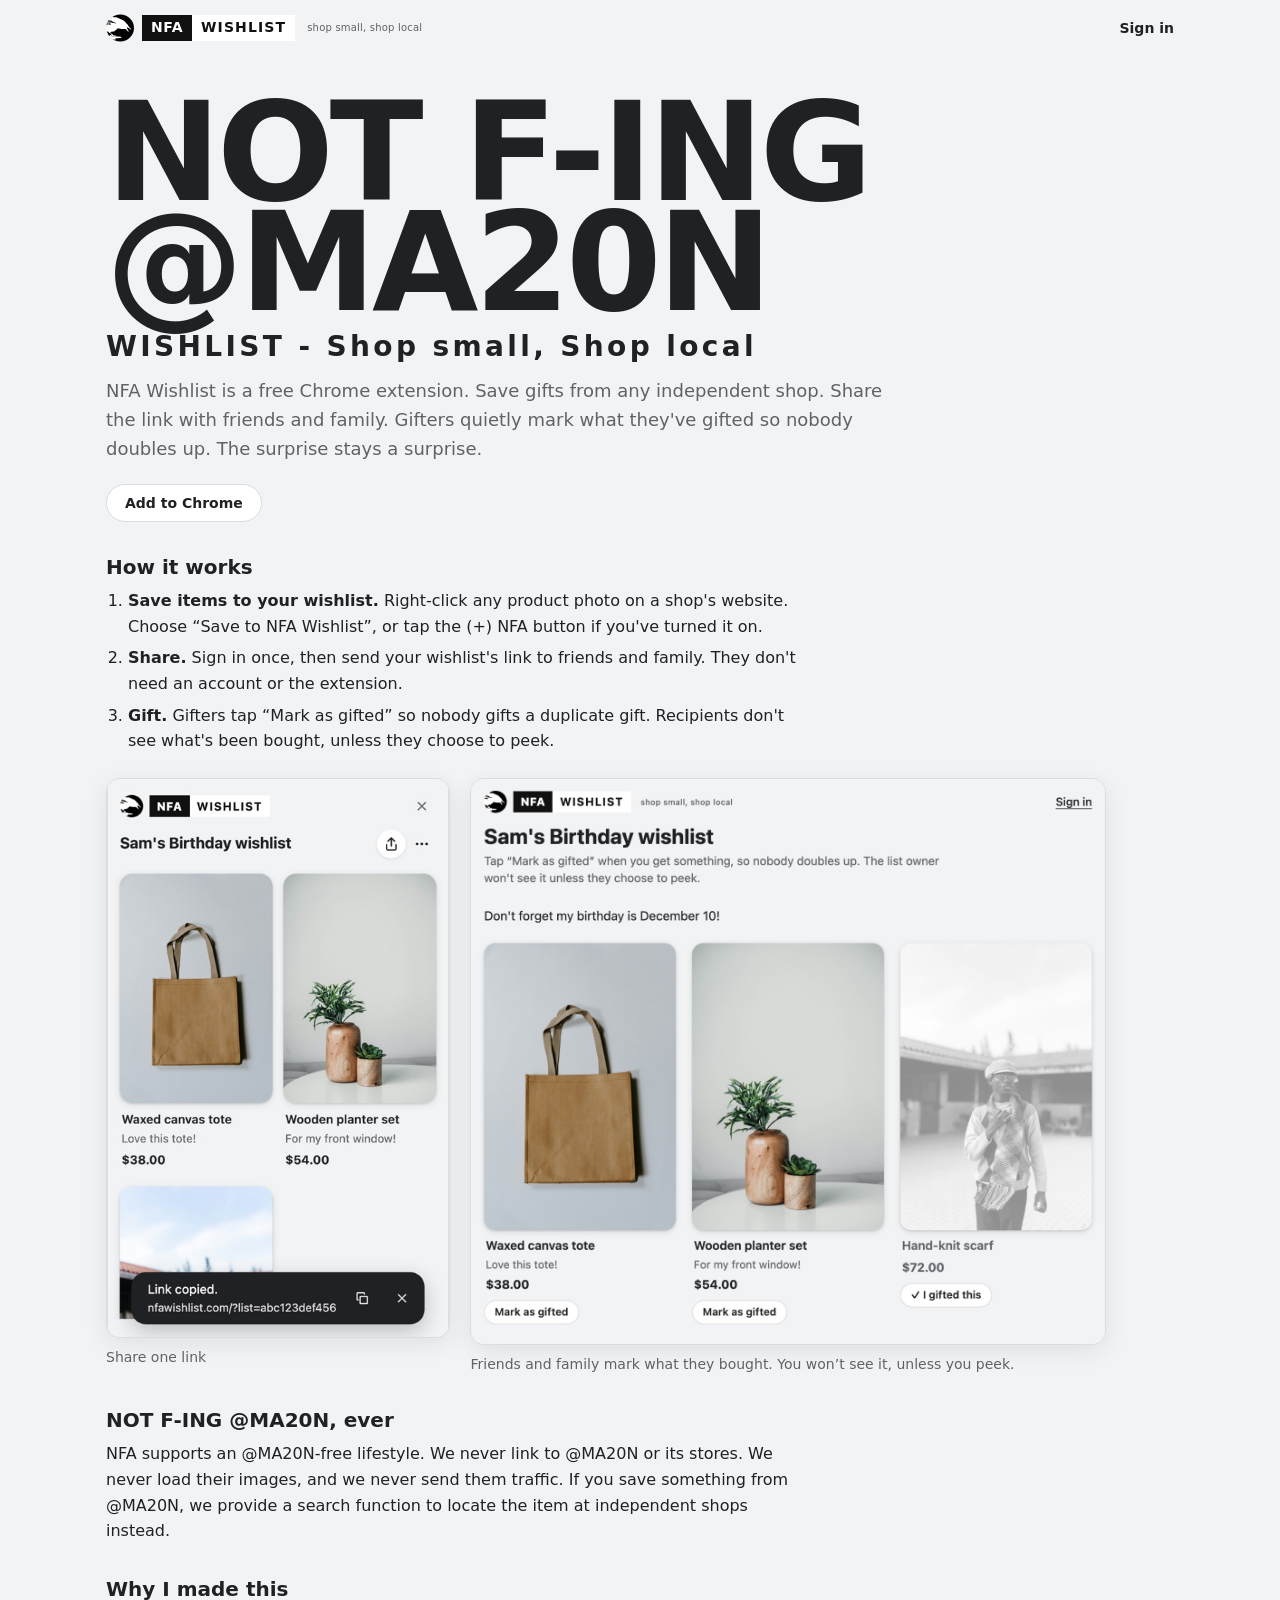
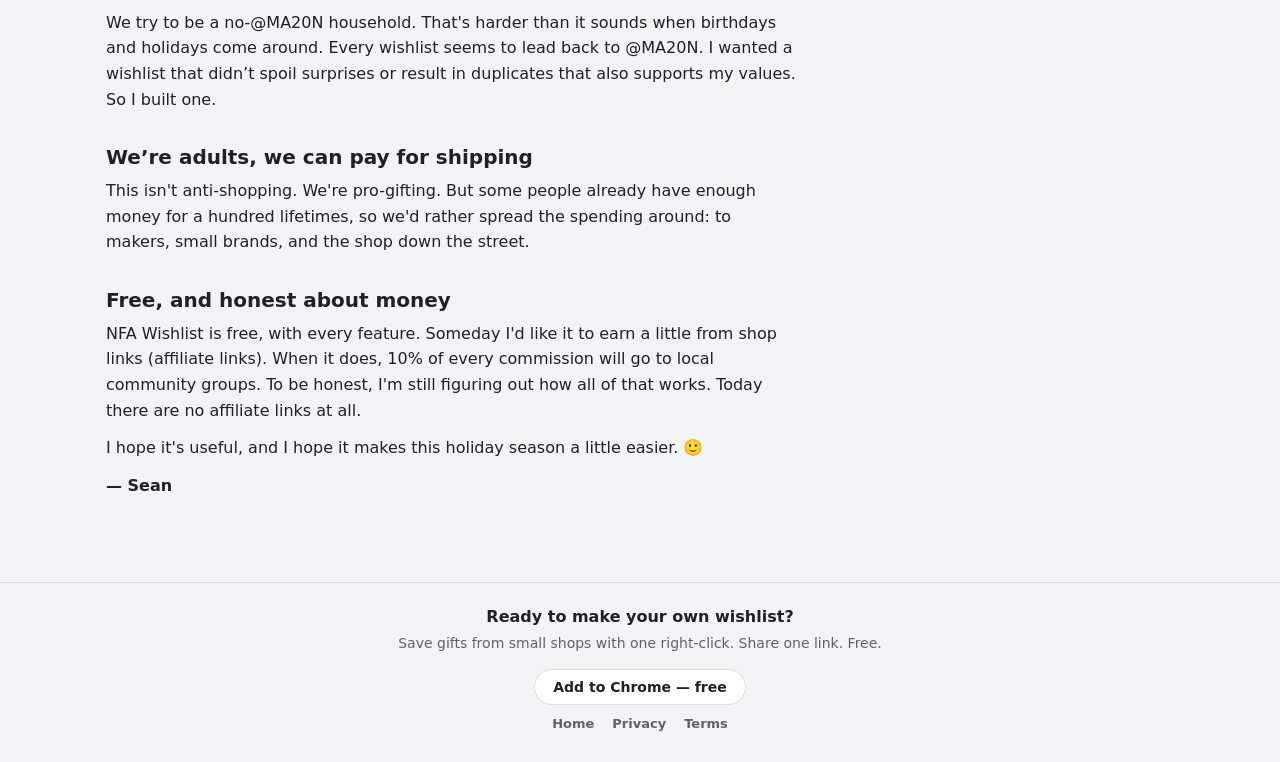
<file: index.html>
<!doctype html>
<html lang="en">
<head>
  <meta charset="utf-8" />
  <meta name="viewport" content="width=device-width, initial-scale=1" />
  <title>NFA Wishlist</title>
  <meta name="description" content="A wishlist shared with NFA Wishlist." />
  <!-- Private lists: keep out of search engines; never leak list/edit links to stores via Referer. -->
  <meta name="robots" content="noindex, nofollow" />
  <!-- Link previews (LinkedIn, iMessage, Slack…). Banner made from design/og/og.html. -->
  <meta property="og:type" content="website" />
  <meta property="og:site_name" content="NFA Wishlist" />
  <meta property="og:title" content="NFA Wishlist: shop small, shop local" />
  <meta property="og:description" content="A free Chrome wishlist for gifts from independent shops. Friends and family mark what they bought. The surprise stays a surprise." />
  <meta property="og:image" content="https://nfawishlist.com/img/og.jpg?v=1" />
  <meta property="og:image:width" content="1200" />
  <meta property="og:image:height" content="627" />
  <meta property="og:image:alt" content="NFA Wishlist: Not F-ing @MA20N. Shop small, shop local." />
  <meta name="twitter:card" content="summary_large_image" />
  <meta name="referrer" content="no-referrer" />
  <meta http-equiv="Content-Security-Policy"
        content="default-src 'self'; script-src 'self'; style-src 'self'; img-src https: data: 'self'; connect-src https://tpwsbimymlyjcotkvrqd.supabase.co; base-uri 'none'; form-action 'none'" />
  <link rel="icon" href="raven.svg" type="image/svg+xml" />
  <link rel="stylesheet" href="share.css?v=202611260840" />
</head>
<body>
  <header id="head" class="head">
    <div class="top">
      <div class="brand">
        <img class="brand-mark" src="raven.svg" width="28" height="28" alt="" />
        <span class="logo">NFA</span>
        <span class="brand-name">Wishlist</span>
        <span class="tagline">shop small, shop local</span>
      </div>
      <!-- Optional Google sign-in (auth.js); filled in by renderAccount() -->
      <div class="head-end">
        <!-- Friends and family view: start your own wishlist (Nov 25, Figma "Friends → users") -->
        <a id="makeOwn" class="text-link make-own" target="_blank" rel="noopener" hidden><span class="mo-long">Make a wishlist</span><span class="mo-short" aria-hidden="true">Get yours</span></a>
        <!-- Home page, signed in: your own list (Nov 25) -->
        <a id="openMine" class="text-link" hidden>Open your list</a>
        <div id="account" class="account"></div>
      </div>
    </div>
    <section id="intro" class="intro wrap-x" hidden>
      <!-- Owner's Preview & manage (?preview=1): the list exactly as friends and family see it -->
      <div id="previewBar" class="preview" hidden>
        <a id="previewBack" class="text-link preview-back" href="#">‹ Back to wishlist</a>
        <div class="preview-card">
          <div class="preview-copy">
            <p id="previewText" class="preview-text"></p>
            <p class="preview-help">Marking gifts here is real. To edit, hide or delete items, go to <a id="previewBack2" class="text-link inline" href="#">your wishlist page</a>.</p>
          </div>
          <div class="switch">
            <label for="showGifted">Show gifted</label>
            <button id="showGifted" class="switch-btn" type="button" role="switch" aria-checked="false"><span class="knob" aria-hidden="true"></span></button>
          </div>
        </div>
      </div>
      <div class="title-row">
        <h1 id="title" class="title"></h1>
        <!-- Owner (edit link) only -->
        <button id="shareBtn" class="icon" type="button" aria-label="Copy friends &amp; family link" title="Copy friends &amp; family link" hidden>
          <svg viewBox="0 0 24 24" width="20" height="20" fill="none" stroke="currentColor" stroke-width="2" stroke-linecap="round" stroke-linejoin="round" aria-hidden="true"><path d="M12 3v12M7 8l5-5 5 5M5 13v6a2 2 0 0 0 2 2h10a2 2 0 0 0 2-2v-6"/></svg>
        </button>
        <button id="listMenuBtn" class="icon" type="button" aria-label="List options" title="List options" aria-haspopup="menu" hidden>
          <svg viewBox="0 0 24 24" width="20" height="20" fill="currentColor" aria-hidden="true"><circle cx="5" cy="12" r="2"/><circle cx="12" cy="12" r="2"/><circle cx="19" cy="12" r="2"/></svg>
        </button>
      </div>
      <!-- Owner page, list owner not signed in with Google yet (migration 011): sharing needs sign-in. -->
      <!-- Friends and family link, signed out, but this browser looks like the owner's (Nov 24):
           gift marks stay hidden; sign in to edit and share, or switch to the friends and family view. -->
      <section id="ownerGate" class="gate" aria-labelledby="ownerGateTitle" hidden>
        <p id="ownerGateTitle" class="gate-title">This is your list</p>
        <p class="gate-body">Sign in to edit and share it. What friends and family buy stays hidden from you. Not your list? View it as friends and family.</p>
        <div class="form-actions gate-actions">
          <button id="ownerGateFriend" class="text-link" type="button" title="Not your list? Switch this browser to the friends and family view">View as friends and family</button>
          <button id="ownerGateSignIn" class="btn-save" type="button">Sign in with Google</button>
        </div>
      </section>
      <div id="gateScrim" class="scrim" aria-hidden="true" hidden></div>
      <section id="shareGate" class="gate" aria-labelledby="gateTitle" hidden>
        <p id="gateTitle" class="gate-title">Sign in to share your wishlist</p>
        <p class="gate-body">Your share link is saved to your account, so it works from any computer. Friends and family won't see your email.</p>
        <div class="form-actions gate-actions">
          <button id="gateEmail" class="text-link" type="button">Sign in with email</button>
          <button id="gateSignIn" class="btn-save" type="button">Sign in with Google</button>
        </div>
      </section>
    </section>
  </header>

  <main class="wrap">
    <p id="state" class="state sr-only">Loading the list…</p>
    <!-- Home page: shown when there's no ?list= code -->
    <article id="landing" class="landing" hidden>
      <h1 class="landing-title" aria-label="Not effing Amazon">NOT F-ING @MA20N</h1>
      <p class="landing-sub">WISHLIST -<br class="br-phone" /> Shop small, Shop local</p>
      <p class="landing-lead">NFA Wishlist is a free Chrome extension. Save gifts from any independent shop. Share the link with friends and family. Gifters quietly mark what they've gifted so nobody doubles up. The surprise stays a surprise.</p>
      <p id="myList" class="landing-mine" hidden></p>
      <p class="landing-cta"><a class="btn-save" href="https://chromewebstore.google.com/detail/nfa-wishlist/kpbhoejlnjkkidpikidifjinhalmlfam" target="_blank" rel="noopener noreferrer">Add to Chrome</a></p>

      <h2>How it works</h2>
      <ol class="steps">
        <li><b>Save items to your wishlist.</b> Right-click any product photo on a shop's website. Choose “Save to NFA Wishlist”, or tap the (+) NFA button if you've turned it on.</li>
        <li><b>Share.</b> Sign in once, then send your wishlist's link to friends and family. They don't need an account or the extension.</li>
        <li><b>Gift.</b> Gifters tap “Mark as gifted” so nobody gifts a duplicate gift. Recipients don't see what's been bought, unless they choose to peek.</li>
      </ol>
      <div class="shots">
        <figure class="shot shot-tall"><img src="img/home/share.jpg?v=202611242139" width="466" height="760" loading="lazy" alt="After tapping share, a message says the link is copied, with the link and a copy button." /><figcaption>Share one link</figcaption></figure>
        <figure class="shot shot-wide"><img src="img/home/gift.jpg?v=202611242139" width="1400" height="1249" loading="lazy" alt="The shared list as friends and family see it. One gift is greyed out and marked “I gifted this.”" /><figcaption>Friends and family mark what they bought. You won’t see it, unless you peek.</figcaption></figure>
      </div>

      <h2>NOT F-ING @MA20N, ever</h2>
      <p>NFA supports an @MA20N-free lifestyle. We never link to @MA20N or its stores. We never load their images, and we never send them traffic. If you save something from @MA20N, we provide a search function to locate the item at independent shops instead.</p>

      <h2>Why I made this</h2>
      <p>We try to be a no-@MA20N household. That's harder than it sounds when birthdays and holidays come around. Every wishlist seems to lead back to @MA20N. I wanted a wishlist that didn’t spoil surprises or result in duplicates that also supports my values. So I built one.</p>

      <h2>We’re adults, we can pay for shipping</h2>
      <p>This isn't anti-shopping. We're pro-gifting. But some people already have enough money for a hundred lifetimes, so we'd rather spread the spending around: to makers, small brands, and the shop down the street.</p>

      <h2>Free, and honest about money</h2>
      <p>NFA Wishlist is free, with every feature. Someday I'd like it to earn a little from shop links (affiliate links). When it does, 10% of every commission will go to local community groups. To be honest, I'm still figuring out how all of that works. Today there are no affiliate links at all.</p>
      <p>I hope it's useful, and I hope it makes this holiday season a little easier. 🙂</p>
      <p class="landing-sign">Sean</p>
    </article>
    <!-- Note (under the title) and shipping address (dropdown). Both optional; filled by share.js. -->
    <section id="details" class="details" aria-label="Note and shipping address" hidden>
      <div id="noteRow" class="note-row" hidden>
        <p id="noteText" class="note-text"></p>
      </div>
      <div id="ship" class="ship" hidden>
        <div class="ship-row">
          <button id="shipToggle" class="ship-toggle" type="button" aria-expanded="false" aria-controls="shipBody">
            <span id="shipIcon" class="ship-icon" aria-hidden="true"></span>
            <span class="ship-label">Shipping address</span>
          </button>
          <button id="shipCopy" class="text-link ship-copy" type="button" hidden>Copy address</button>
          <button id="shipChev" class="ship-chev" type="button" aria-label="Show shipping address" aria-expanded="false" aria-controls="shipBody">
            <svg viewBox="0 0 24 24" width="22" height="22" fill="none" stroke="currentColor" stroke-width="2.4" stroke-linecap="round" stroke-linejoin="round" aria-hidden="true"><path d="M6 9l6 6 6-6"/></svg>
          </button>
        </div>
        <div id="shipBody" class="ship-body" hidden></div>
      </div>

      <!-- Owner only: ⋯ → Add note / address -->
      <form id="detailsForm" class="details-form" hidden>
        <div class="edit-block">
          <label for="noteInput" class="edit-h">Note for friends and family <span class="opt">(optional)</span></label>
          <textarea id="noteInput" rows="2" maxlength="500" placeholder="Add a note to your friends and family, or a date, like &quot;My birthday is December 10!&quot;"></textarea>
          <fieldset class="vis">
            <legend class="sr-only">Who can see the note</legend>
            <label><input type="radio" name="noteVis" value="public" checked /> Anyone with the link</label>
            <label><input type="radio" name="noteVis" value="signed_in" /> Anyone who signs in</label>
            <label><input type="radio" name="noteVis" value="hidden" /> Don't show it</label>
          </fieldset>
        </div>
        <div class="edit-block">
          <button id="addrToggle" class="addr-toggle" type="button" aria-expanded="false" aria-controls="addrPanel">
            <span class="ship-icon" aria-hidden="true"><svg viewBox="0 0 24 24" width="18" height="18" fill="none" stroke="currentColor" stroke-width="2" stroke-linecap="round" stroke-linejoin="round"><path d="M12 21s-7-6.2-7-11.5A7 7 0 0 1 19 9.5C19 14.8 12 21 12 21z"/><circle cx="12" cy="9.5" r="2.5"/></svg></span>
            <span id="addrToggleLabel" class="edit-h">Add shipping address <span class="opt">(optional)</span></span>
            <svg class="chev" viewBox="0 0 24 24" width="22" height="22" fill="none" stroke="currentColor" stroke-width="2.4" stroke-linecap="round" stroke-linejoin="round" aria-hidden="true"><path d="M6 9l6 6 6-6"/></svg>
          </button>
          <div id="addrPanel" class="addr-panel" hidden>
            <p class="addr-public">This address is public. Anyone signed in with this link will be able to see it. Private lists coming soon!</p>
            <div class="new-field">
              <label for="recipientInput">Recipient name</label>
              <input id="recipientInput" type="text" maxlength="100" autocomplete="name" placeholder="First and last name" />
            </div>
            <div class="new-field">
              <label for="addrInput">Address</label>
              <textarea id="addrInput" rows="3" maxlength="400" autocomplete="street-address" placeholder="Add an address: street and apartment&#10;City, state, ZIP"></textarea>
            </div>
            <div class="new-field">
              <label for="deliveryInput">Delivery notes <span class="opt">(optional)</span></label>
              <input id="deliveryInput" type="text" maxlength="300" placeholder="e.g. Gate code 4821" />
            </div>
          </div>
        </div>
        <div class="form-actions">
          <button id="detailsCancel" class="text-link" type="button">Cancel</button>
          <button class="btn-save" type="submit">Save</button>
        </div>
      </form>
    </section>
    <!-- How the list works: under the owner's note, right above the items (Sean, Nov 26) -->
    <!-- ✕ hides the tips in this browser for good (localStorage nfa-tips-hidden); never the edit-link warning -->
    <div id="explainerRow" class="explainer-row" hidden>
      <p id="explainer" class="explainer"></p>
      <button id="explainerHide" class="note-remove" type="button" aria-label="Hide these tips" title="Hide these tips" hidden><svg viewBox="0 0 24 24" width="16" height="16" fill="none" stroke="currentColor" stroke-width="2.2" stroke-linecap="round" aria-hidden="true"><path d="M6 6l12 12M18 6L6 18"/></svg></button>
    </div>
    <section id="items" class="grid" aria-label="Wishlist items"></section>
    <!-- Friends only: items someone already got, moved here on page load -->
    <!-- Owner only: items hidden from the share link (card ⋯ → Hide), moved here on page load -->
    <div id="hiddenRow" class="section-row" hidden>
      <h2 id="hiddenHead" class="section-h">Hidden</h2>
    </div>
    <section id="hiddenGrid" class="grid" aria-labelledby="hiddenHead" hidden></section>
    <div id="boughtRow" class="section-row" hidden>
      <h2 id="boughtHead" class="section-h">Gifted</h2>
      <!-- Owner's preview, Show gifted on: Edit shows Undo under every gifted item -->
      <button id="manageBtn" class="btn-save" type="button" aria-pressed="false" hidden>Edit</button>
    </div>
    <section id="bought" class="grid" aria-labelledby="boughtHead" hidden></section>
  <!-- One floating menu, filled in for whichever ⋯ was clicked -->
  <div id="menu" class="menu" role="menu" hidden></div>
  <template id="menuIcons">
    <span data-icon="open"><svg viewBox="0 0 24 24" width="18" height="18" fill="none" stroke="currentColor" stroke-width="2" stroke-linecap="round" stroke-linejoin="round" aria-hidden="true"><path d="M14 4h6v6M20 4l-9 9M18 14v5a1 1 0 0 1-1 1H5a1 1 0 0 1-1-1V7a1 1 0 0 1 1-1h5"/></svg></span>
    <span data-icon="copy"><svg viewBox="0 0 24 24" width="18" height="18" fill="none" stroke="currentColor" stroke-width="2" stroke-linecap="round" stroke-linejoin="round" aria-hidden="true"><path d="M9 9h10a1 1 0 0 1 1 1v10a1 1 0 0 1-1 1H9a1 1 0 0 1-1-1V10a1 1 0 0 1 1-1zM5 15H4a1 1 0 0 1-1-1V4a1 1 0 0 1 1-1h10a1 1 0 0 1 1 1v1"/></svg></span>
    <span data-icon="top"><svg viewBox="0 0 24 24" width="18" height="18" fill="none" stroke="currentColor" stroke-width="2" stroke-linecap="round" stroke-linejoin="round" aria-hidden="true"><path d="M5 4h14M12 20V9M7 13l5-5 5 5"/></svg></span>
    <span data-icon="up"><svg viewBox="0 0 24 24" width="18" height="18" fill="none" stroke="currentColor" stroke-width="2" stroke-linecap="round" stroke-linejoin="round" aria-hidden="true"><path d="M12 19V5M6 11l6-6 6 6"/></svg></span>
    <span data-icon="down"><svg viewBox="0 0 24 24" width="18" height="18" fill="none" stroke="currentColor" stroke-width="2" stroke-linecap="round" stroke-linejoin="round" aria-hidden="true"><path d="M12 5v14M6 13l6 6 6-6"/></svg></span>
    <span data-icon="signout"><svg viewBox="0 0 24 24" width="18" height="18" fill="none" stroke="currentColor" stroke-width="2" stroke-linecap="round" stroke-linejoin="round" aria-hidden="true"><path d="M15 4h3a2 2 0 0 1 2 2v12a2 2 0 0 1-2 2h-3M10 16l-4-4 4-4M6 12h10"/></svg></span>
    <span data-icon="note"><svg viewBox="0 0 24 24" width="18" height="18" fill="none" stroke="currentColor" stroke-width="2" stroke-linecap="round" stroke-linejoin="round" aria-hidden="true"><path d="M5 4h14v12l-4 4H5z"/><path d="M15 20v-4h4M8 9h8M8 13h5"/></svg></span>
    <span data-icon="plus"><svg viewBox="0 0 24 24" width="18" height="18" fill="none" stroke="currentColor" stroke-width="2" stroke-linecap="round" stroke-linejoin="round" aria-hidden="true"><path d="M12 5v14M5 12h14"/></svg></span>
    <span data-icon="edit"><svg viewBox="0 0 24 24" width="18" height="18" fill="none" stroke="currentColor" stroke-width="2" stroke-linecap="round" stroke-linejoin="round" aria-hidden="true"><path d="M4 20h4L19 9l-4-4L4 16v4zM14 6l4 4"/></svg></span>
    <span data-icon="qty"><svg viewBox="0 0 24 24" width="18" height="18" fill="none" stroke="currentColor" stroke-width="2" stroke-linecap="round" stroke-linejoin="round" aria-hidden="true"><path d="M12 3l9 5-9 5-9-5 9-5zM3 13l9 5 9-5"/></svg></span>
    <span data-icon="eye"><svg viewBox="0 0 24 24" width="18" height="18" fill="none" stroke="currentColor" stroke-width="2" stroke-linecap="round" stroke-linejoin="round" aria-hidden="true"><path d="M2 12s3.6-7 10-7 10 7 10 7-3.6 7-10 7S2 12 2 12z"/><circle cx="12" cy="12" r="3"/></svg></span>
    <span data-icon="hide"><svg viewBox="0 0 24 24" width="18" height="18" fill="none" stroke="currentColor" stroke-width="2" stroke-linecap="round" stroke-linejoin="round" aria-hidden="true"><path d="M3 3l18 18M10.6 5.1A10.5 10.5 0 0 1 12 5c6.4 0 10 7 10 7a17.6 17.6 0 0 1-3.2 4.2M6.6 6.6C3.8 8.4 2 12 2 12s3.6 7 10 7a9.7 9.7 0 0 0 5.4-1.6M9.9 9.9a3 3 0 0 0 4.2 4.2"/></svg></span>
    <span data-icon="show"><svg viewBox="0 0 24 24" width="18" height="18" fill="none" stroke="currentColor" stroke-width="2" stroke-linecap="round" stroke-linejoin="round" aria-hidden="true"><path d="M2 12s3.6-7 10-7 10 7 10 7-3.6 7-10 7S2 12 2 12z"/><circle cx="12" cy="12" r="3"/></svg></span>
    <span data-icon="trash"><svg viewBox="0 0 24 24" width="18" height="18" fill="none" stroke="currentColor" stroke-width="2" stroke-linecap="round" stroke-linejoin="round" aria-hidden="true"><path d="M4 7h16M10 11v6M14 11v6M5 7l1 12a2 2 0 0 0 2 2h8a2 2 0 0 0 2-2l1-12M9 7V4h6v3"/></svg></span>
    <span data-icon="download"><svg viewBox="0 0 24 24" width="18" height="18" fill="none" stroke="currentColor" stroke-width="2" stroke-linecap="round" stroke-linejoin="round" aria-hidden="true"><path d="M12 4v11M7 10l5 5 5-5M5 20h14"/></svg></span>
  </template>

  <!-- "Did you buy it?" after a friend comes back from a store page -->
  <section id="ask" class="ask" role="dialog" aria-labelledby="askText" hidden>
    <img id="askImg" class="ask-img" alt="" referrerpolicy="no-referrer" />
    <div class="ask-body">
      <p id="askText" class="ask-text"></p>
      <div class="form-actions">
        <button id="askNo" class="text-link" type="button">Not yet</button>
        <button id="askYes" class="btn-save" type="button">Yes, mark as gifted</button>
      </div>
    </div>
  </section>

  <!-- After "Mark as gifted": invite friends and family to make their own wishlist (once per visit) -->
  <section id="grow" class="ask grow" role="dialog" aria-labelledby="growTitle" aria-describedby="growText" hidden>
    <div class="ask-body">
      <div class="limit-copy">
        <p id="growTitle" class="grow-title">You're so generous!</p>
        <p id="growText" class="limit-text"></p>
      </div>
      <div class="form-actions">
        <button id="growNo" class="text-link" type="button">Not now</button>
        <a id="growYes" class="btn-save" target="_blank" rel="noopener"></a>
      </div>
    </div>
  </section>

  <!-- Gift-mark limit (migration 010): a 4th "Mark as gifted" from this browser without signing in -->
  <section id="limit" class="ask limit" role="dialog" aria-labelledby="limitTitle" aria-describedby="limitText" hidden>
    <img id="limitImg" class="ask-img" alt="" referrerpolicy="no-referrer" />
    <div class="ask-body">
      <div class="limit-copy">
        <p id="limitTitle" class="ask-text">You've marked 3 gifts on this list</p>
        <p id="limitText" class="limit-text">To mark more, sign in. It keeps anyone with the link from marking everything as gifted.</p>
      </div>
      <div class="form-actions">
        <button id="limitNo" class="text-link" type="button">Not now</button>
        <button id="limitEmail" class="text-link" type="button">Sign in with email</button>
        <button id="limitYes" class="btn-save" type="button">Sign in with Google</button>
      </div>
    </div>
  </section>

  <!-- More than one of an item (migration 014): "Mark as gifted" asks how many, only when 2 or more are left -->
  <section id="howMany" class="ask how-many" role="dialog" aria-labelledby="hmTitle" aria-describedby="hmText" hidden>
    <div class="ask-body">
      <div class="limit-copy">
        <p id="hmTitle" class="ask-text">How many did you gift?</p>
        <p id="hmText" class="limit-text"></p>
      </div>
      <div id="hmStep" class="hm-step"></div>
      <div class="form-actions">
        <button id="hmNo" class="text-link" type="button">Cancel</button>
        <button id="hmYes" class="btn-save" type="button">Mark as gifted</button>
      </div>
    </div>
  </section>

  <!-- Owner's preview: confirm before showing what was gifted -->
  <div id="peekScrim" class="scrim scrim-top" aria-hidden="true" hidden></div>
  <section id="peek" class="dialog" role="dialog" aria-modal="true" aria-labelledby="peekTitle" aria-describedby="peekText" hidden>
    <p id="peekTitle" class="gate-title">Show what was gifted?</p>
    <p id="peekText" class="gate-body">This might spoil your surprise. You'll see which items friends and family marked as gifted.</p>
    <div class="form-actions gate-actions">
      <button id="peekNo" class="text-link" type="button">Cancel</button>
      <button id="peekYes" class="btn-save" type="button">Show gifted</button>
    </div>
  </section>

  <!-- Sign in with email (6-digit code). Cancel, Escape or a click outside closes it. -->
  <div id="emailScrim" class="scrim scrim-top" aria-hidden="true" hidden></div>
  <section id="emailDialog" class="dialog" role="dialog" aria-modal="true" aria-labelledby="emailTitle" aria-describedby="emailText" hidden>
    <p id="emailTitle" class="gate-title">Sign in with email</p>
    <p id="emailText" class="gate-body">We'll email you a 6-digit code. No password needed.</p>
    <form id="emailForm" class="email-form" novalidate>
      <div id="emailStep" class="field">
        <label for="emailInput">Email</label>
        <input id="emailInput" class="field-input" type="email" autocomplete="email" spellcheck="false" maxlength="254" placeholder="you@example.com" aria-describedby="emailError" />
      </div>
      <div id="codeStep" class="field" hidden>
        <label for="codeInput">Code</label>
        <input id="codeInput" class="field-input code-input" type="text" inputmode="numeric" autocomplete="one-time-code" maxlength="20" placeholder="000000" aria-describedby="emailError" />
      </div>
      <p id="emailError" class="field-error" hidden></p>
      <p id="codeLinks" class="code-links" hidden>
        <button id="resendCode" class="text-link" type="button">Send a new code</button>
        <span aria-hidden="true">·</span>
        <button id="otherEmail" class="text-link" type="button">Use a different email</button>
      </p>
      <div class="form-actions email-actions">
        <button id="emailCancel" class="text-link" type="button">Cancel</button>
        <button id="emailSubmit" class="btn-save" type="submit">Email me a code</button>
      </div>
    </form>
  </section>

  <!-- Toast (with Undo after deletes) -->
  <div id="toast" class="toast" role="status" aria-live="polite" hidden>
    <div class="toast-text"><span class="toast-msg"></span><span class="toast-url" hidden></span></div>
    <button class="toast-copy" type="button" aria-label="Copy link" title="Copy link" hidden><svg viewBox="0 0 24 24" width="16" height="16" fill="none" stroke="currentColor" stroke-width="2" stroke-linecap="round" stroke-linejoin="round" aria-hidden="true"><path d="M9 9h10a1 1 0 0 1 1 1v10a1 1 0 0 1-1 1H9a1 1 0 0 1-1-1V10a1 1 0 0 1 1-1zM5 15H4a1 1 0 0 1-1-1V4a1 1 0 0 1 1-1h10a1 1 0 0 1 1 1v1"/></svg></button>
    <button class="toast-undo" type="button" hidden>Undo</button>
    <button class="toast-close" type="button" aria-label="Dismiss">
      <svg viewBox="0 0 24 24" width="16" height="16" fill="none" stroke="currentColor" stroke-width="2.2" stroke-linecap="round" aria-hidden="true"><path d="M6 6l12 12M18 6L6 18"/></svg>
    </button>
  </div>
    <div id="sr" class="sr-only" aria-live="polite"></div>
  </main>

  <footer class="foot">
    <div id="footGrow" class="foot-grow" hidden>
      <div class="foot-grow-copy">
        <p id="footGrowTitle" class="foot-grow-title">Want a wishlist like this for yourself?</p>
        <p id="footGrowText" class="foot-grow-text"></p>
      </div>
      <a id="footGrowBtn" class="btn-save" target="_blank" rel="noopener"></a>
    </div>
    <p id="footMade">Made with <b>NFA Wishlist</b>, a free extension for saving gifts from independent shops.</p>
    <nav class="foot-links" aria-label="About NFA Wishlist"><a href="./">Home</a><a href="privacy">Privacy</a><a href="terms">Terms</a></nav>
  </footer>

  <template id="itemTpl">
    <article class="card">
      <div class="media">
        <img class="img" alt="" loading="lazy" referrerpolicy="no-referrer" draggable="false" />
        <div class="noimg" hidden>
          <img class="noimg-mark" src="raven.svg" alt="" width="44" height="43" draggable="false" />
          <span class="noimg-store"></span>
          <div class="alt" hidden>
            <!-- Sean's scribble (fades on hover) + NFA mark, two layers of the same art (nfa-card.svg split), cropped by the card's rounded corners -->
            <img class="alt-art alt-scribble" src="nfa-card-scribble.svg" width="824" height="394" alt="" draggable="false" />
            <img class="alt-art alt-mark" src="nfa-card-mark.svg" width="824" height="394" alt="" draggable="false" />
            <span class="alt-badge">no Amazon links</span>
            <a class="alt-etsy" target="_blank" rel="noopener noreferrer" draggable="false">Find it at <span class="u">Etsy</span></a>
            <a class="alt-web" target="_blank" rel="noopener noreferrer" draggable="false">Other <span class="u">shops</span></a>
          </div>
        </div>
        <!-- Real link over the photo, so Cmd/Ctrl-click and middle-click open a background tab -->
        <a class="media-link" target="_blank" rel="noopener noreferrer" draggable="false" hidden></a>
        <span class="badge badge-out" hidden>Out of stock</span>
        <!-- Owner only: hidden from the share link; click to show it again -->
        <button class="hid" type="button" title="Hidden from your share link. Click to show it." hidden><svg viewBox="0 0 24 24" width="18" height="18" fill="none" stroke="currentColor" stroke-width="2" stroke-linecap="round" stroke-linejoin="round" aria-hidden="true"><path d="M3 3l18 18M10.6 5.1A10.5 10.5 0 0 1 12 5c6.4 0 10 7 10 7a17.6 17.6 0 0 1-3.2 4.2M6.6 6.6C3.8 8.4 2 12 2 12s3.6 7 10 7a9.7 9.7 0 0 0 5.4-1.6M9.9 9.9a3 3 0 0 0 4.2 4.2"/></svg></button>
        <div class="overlay">
          <button class="ov-btn del" type="button" aria-label="Remove from list" title="Remove" hidden>
            <svg viewBox="0 0 24 24" width="18" height="18" fill="none" stroke="currentColor" stroke-width="2" stroke-linecap="round" stroke-linejoin="round" aria-hidden="true"><path d="M4 7h16M10 11v6M14 11v6M5 7l1 12a2 2 0 0 0 2 2h8a2 2 0 0 0 2-2l1-12M9 7V4h6v3"/></svg>
          </button>
          <div class="ov-bottom">
            <span class="ov-store"></span>
            <button class="ov-btn more" type="button" aria-label="More options" title="More" aria-haspopup="menu">
              <svg viewBox="0 0 24 24" width="18" height="18" fill="currentColor" aria-hidden="true"><circle cx="5" cy="12" r="2"/><circle cx="12" cy="12" r="2"/><circle cx="19" cy="12" r="2"/></svg>
            </button>
          </div>
        </div>
      </div>
      <div class="txt">
        <!-- Touch screens: the ⋯ menu sits right of the name instead of over the photo (Nov 25) -->
        <button class="more-touch" type="button" aria-label="More options" title="More" aria-haspopup="menu">
          <svg viewBox="0 0 24 24" width="18" height="18" fill="currentColor" aria-hidden="true"><circle cx="5" cy="12" r="2"/><circle cx="12" cy="12" r="2"/><circle cx="19" cy="12" r="2"/></svg>
        </button>
        <div class="t-name" data-field="name"></div>
        <div class="t-desc" data-field="description" data-placeholder="Add a description"></div>
        <div class="t-price" data-field="price" data-placeholder="Add a price"></div>
      </div>
      <!-- Friends only: one click, no name. Only the browser that marked it can undo. -->
      <button class="pill pill-small buy" type="button" hidden>Mark as gifted</button>
      <button class="pill pill-small unbuy" type="button" aria-label="I gifted this. Click to undo." hidden>
        <span class="unbuy-on">✓ I gifted this</span><span class="unbuy-touch" aria-hidden="true">Undo</span>
        <span class="tip" aria-hidden="true">Click to undo</span>
      </button>
      <!-- Owner's preview, Edit on: make a gifted item available again -->
      <button class="pill pill-small clear" type="button" hidden>Undo</button>
    </article>
  </template>

  <script src="config.js?v=202611260840"></script>
  <script src="amazon.js?v=202611260840"></script>
  <script src="price.js?v=202611260840"></script>
  <script src="auth.js?v=202611260840"></script>
  <script src="captcha.js?v=202611260840"></script>
  <script src="share.js?v=202611260840"></script>
</body>
</html>
</file>
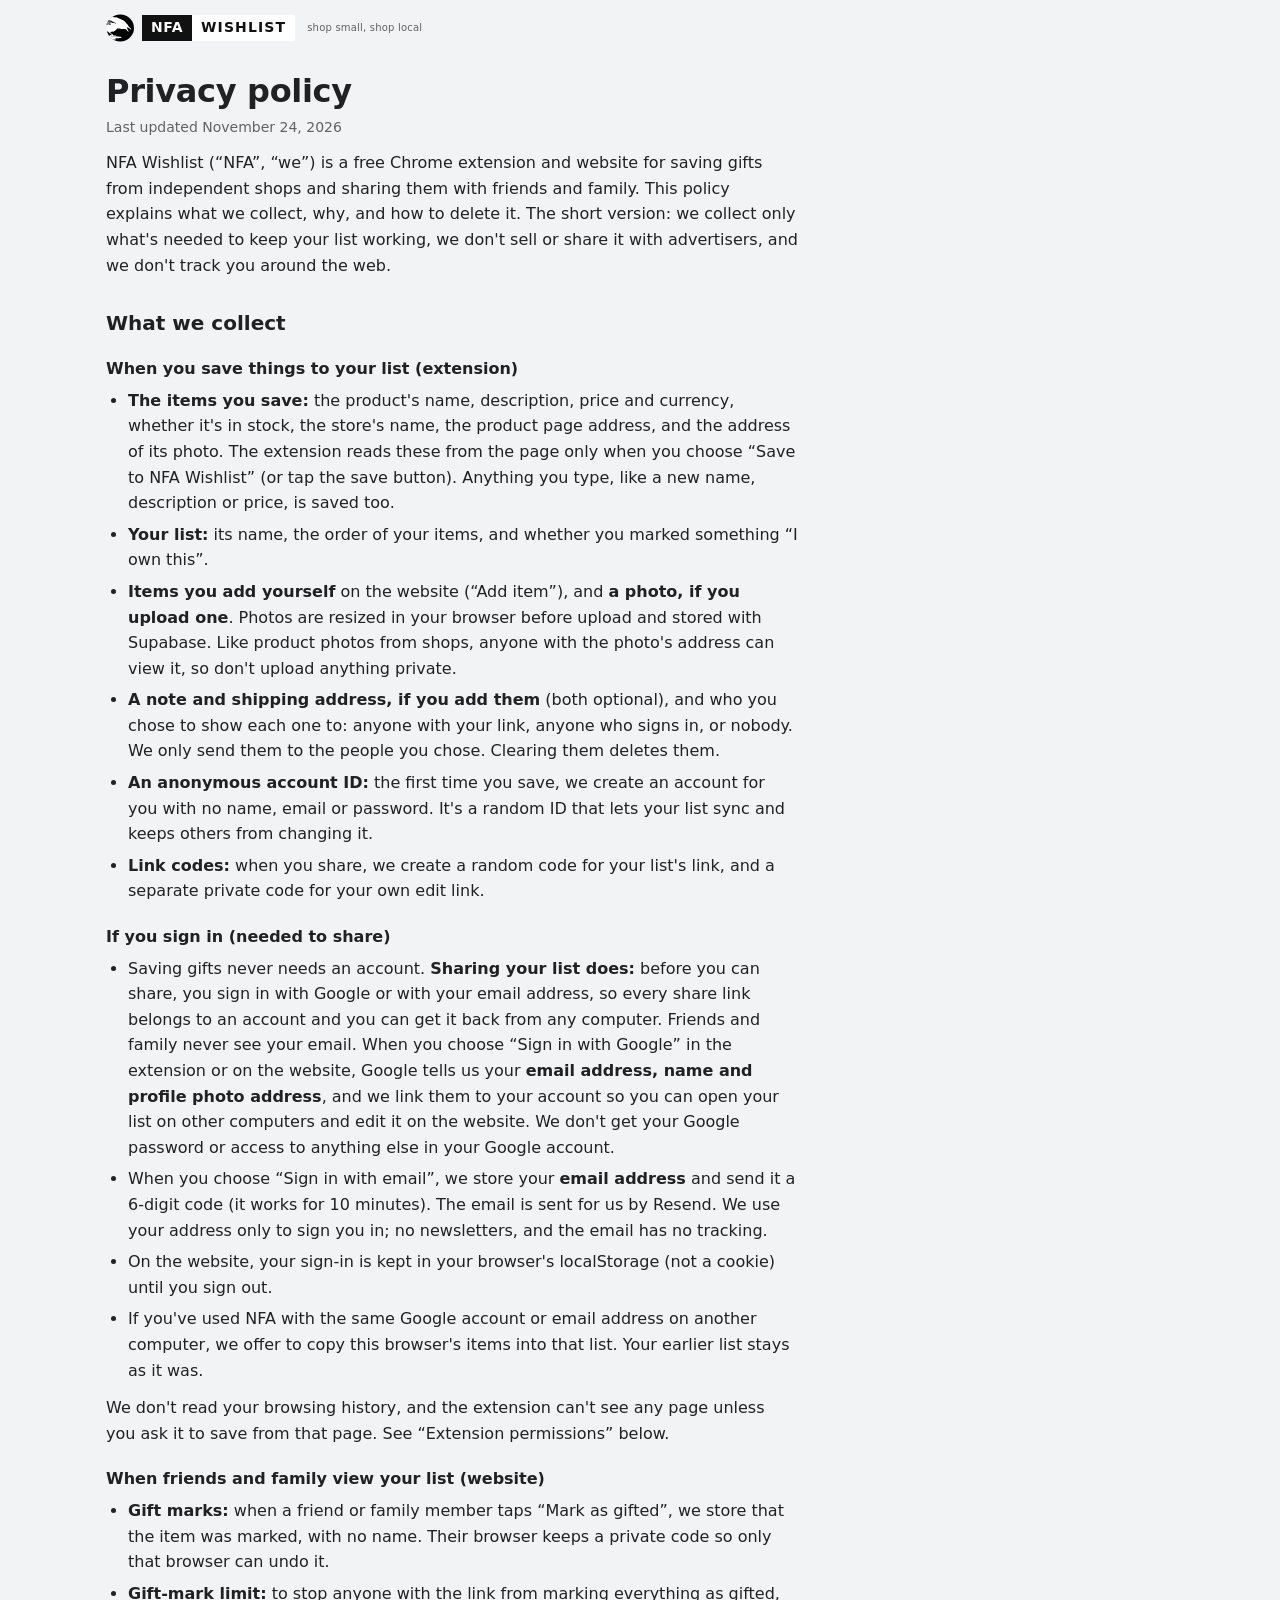
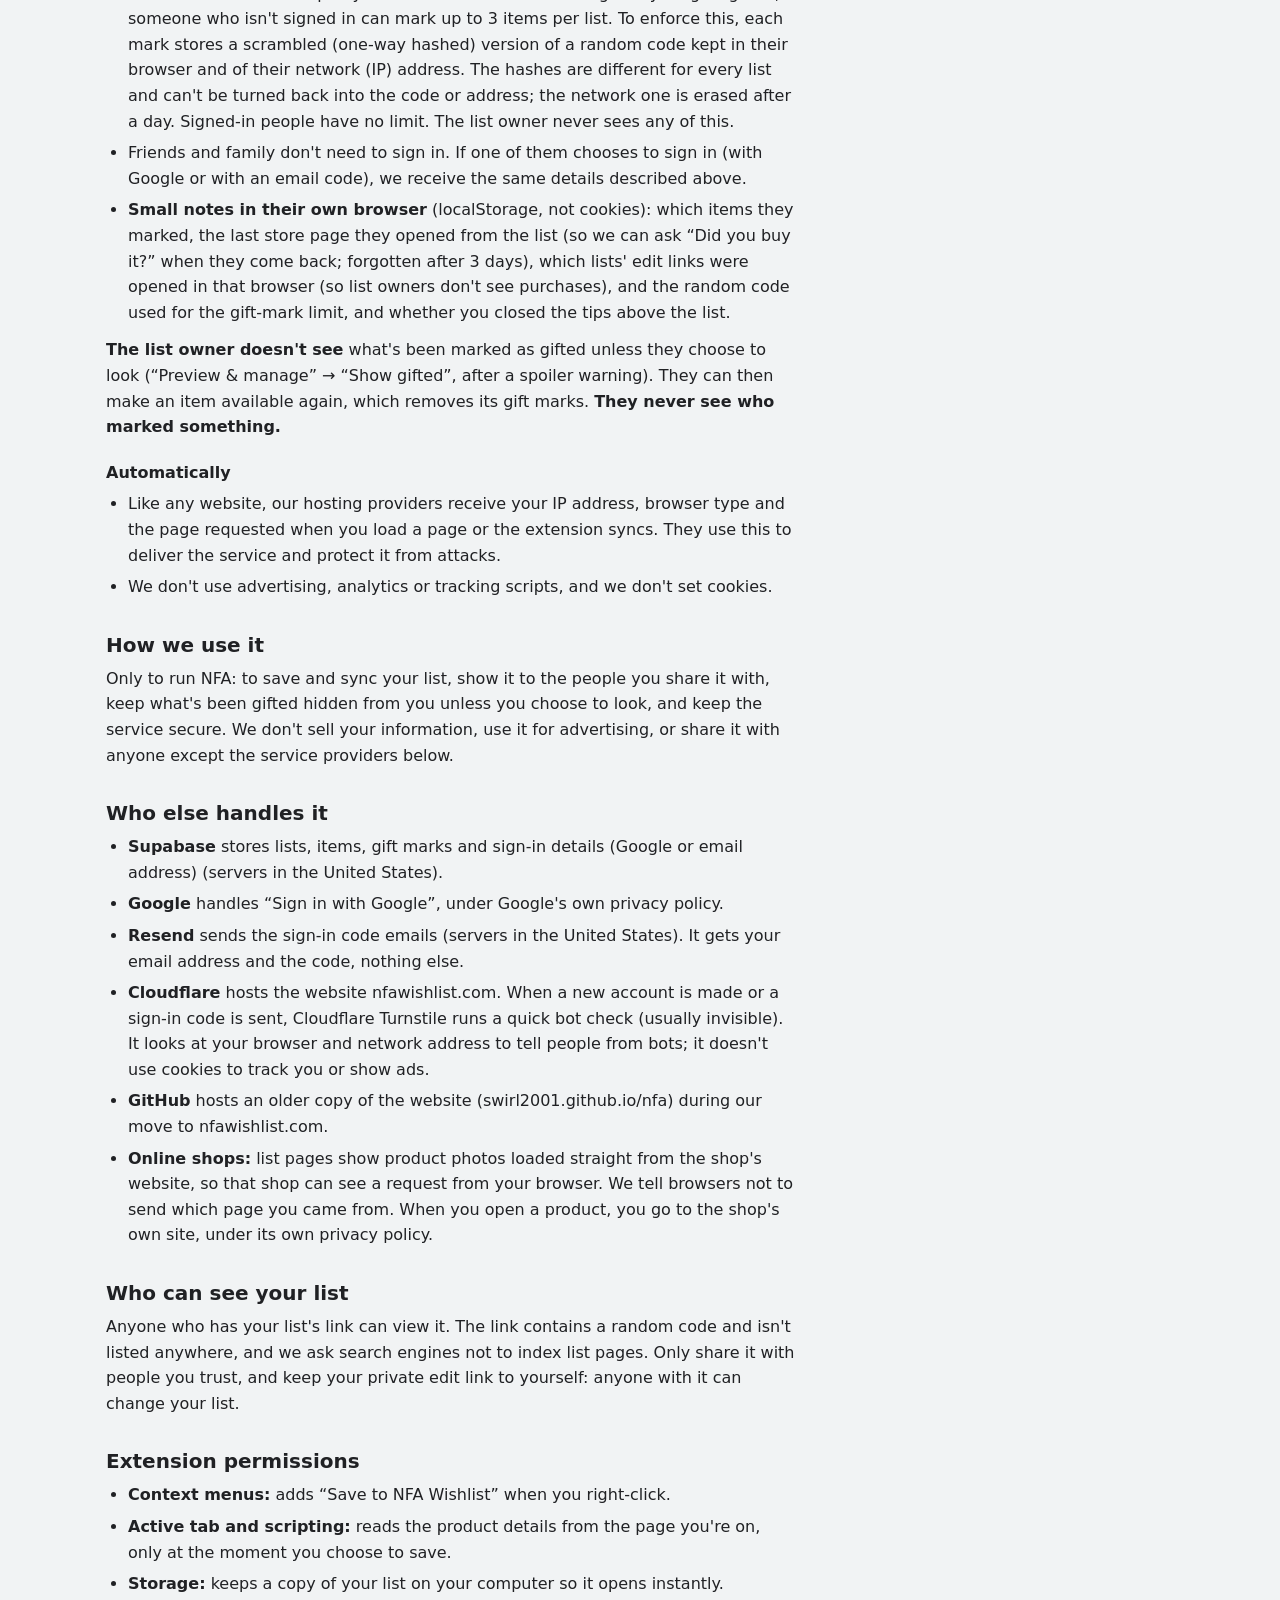
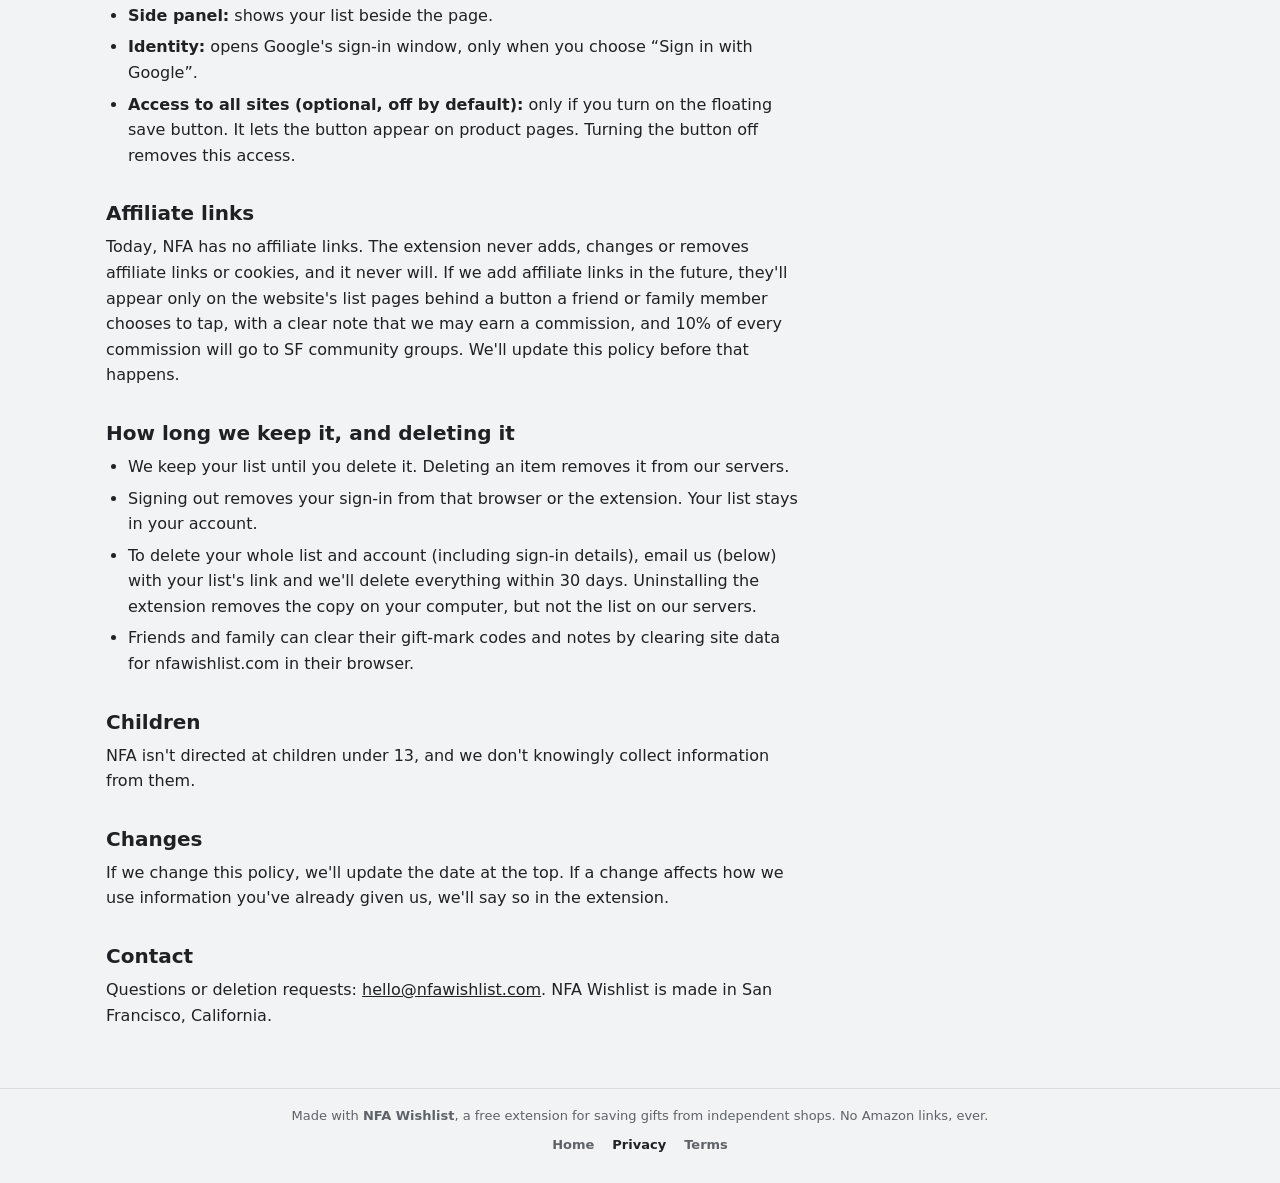
<file: privacy.html>
<!doctype html>
<html lang="en">
<head>
  <meta charset="utf-8" />
  <meta name="viewport" content="width=device-width, initial-scale=1" />
  <title>Privacy policy · NFA Wishlist</title>
  <meta name="description" content="What NFA Wishlist collects, why, and how to delete it." />
  <meta name="referrer" content="no-referrer" />
  <meta http-equiv="Content-Security-Policy"
        content="default-src 'self'; script-src 'self'; style-src 'self'; img-src 'self' data:; base-uri 'none'; form-action 'none'" />
  <link rel="icon" href="raven.svg" type="image/svg+xml" />
  <link rel="stylesheet" href="share.css?v=202611260840" />
</head>
<body class="page">
  <header class="head">
    <div class="top">
      <a class="brand brand-link" href="./" aria-label="NFA Wishlist home">
        <img class="brand-mark" src="raven.svg" width="28" height="28" alt="" />
        <span class="logo">NFA</span>
        <span class="brand-name">Wishlist</span>
        <span class="tagline">shop small, shop local</span>
      </a>
    </div>
  </header>

  <main class="wrap prose">
    <h1>Privacy policy</h1>
    <p class="meta">Last updated November 24, 2026</p>

    <p>NFA Wishlist (“NFA”, “we”) is a free Chrome extension and website for saving gifts from independent shops and sharing them with friends and family. This policy explains what we collect, why, and how to delete it. The short version: we collect only what's needed to keep your list working, we don't sell or share it with advertisers, and we don't track you around the web.</p>

    <h2>What we collect</h2>
    <h3>When you save things to your list (extension)</h3>
    <ul>
      <li><b>The items you save:</b> the product's name, description, price and currency, whether it's in stock, the store's name, the product page address, and the address of its photo. The extension reads these from the page only when you choose “Save to NFA Wishlist” (or tap the save button). Anything you type, like a new name, description or price, is saved too.</li>
      <li><b>Your list:</b> its name, the order of your items, and whether you marked something “I own this”.</li>
      <li><b>Items you add yourself</b> on the website (“Add item”), and <b>a photo, if you upload one</b>. Photos are resized in your browser before upload and stored with Supabase. Like product photos from shops, anyone with the photo's address can view it, so don't upload anything private.</li>
      <li><b>A note and shipping address, if you add them</b> (both optional), and who you chose to show each one to: anyone with your link, anyone who signs in, or nobody. We only send them to the people you chose. Clearing them deletes them.</li>
      <li><b>An anonymous account ID:</b> the first time you save, we create an account for you with no name, email or password. It's a random ID that lets your list sync and keeps others from changing it.</li>
      <li><b>Link codes:</b> when you share, we create a random code for your list's link, and a separate private code for your own edit link.</li>
    </ul>

    <h3>If you sign in (needed to share)</h3>
    <ul>
      <li>Saving gifts never needs an account. <b>Sharing your list does:</b> before you can share, you sign in with Google or with your email address, so every share link belongs to an account and you can get it back from any computer. Friends and family never see your email. When you choose “Sign in with Google” in the extension or on the website, Google tells us your <b>email address, name and profile photo address</b>, and we link them to your account so you can open your list on other computers and edit it on the website. We don't get your Google password or access to anything else in your Google account.</li>
      <li>When you choose “Sign in with email”, we store your <b>email address</b> and send it a 6-digit code (it works for 10 minutes). The email is sent for us by Resend. We use your address only to sign you in; no newsletters, and the email has no tracking.</li>
      <li>On the website, your sign-in is kept in your browser's localStorage (not a cookie) until you sign out.</li>
      <li>If you've used NFA with the same Google account or email address on another computer, we offer to copy this browser's items into that list. Your earlier list stays as it was.</li>
    </ul>
    <p>We don't read your browsing history, and the extension can't see any page unless you ask it to save from that page. See “Extension permissions” below.</p>

    <h3>When friends and family view your list (website)</h3>
    <ul>
      <li><b>Gift marks:</b> when a friend or family member taps “Mark as gifted”, we store that the item was marked, with no name. Their browser keeps a private code so only that browser can undo it.</li>
      <li><b>Gift-mark limit:</b> to stop anyone with the link from marking everything as gifted, someone who isn't signed in can mark up to 3 items per list. To enforce this, each mark stores a scrambled (one-way hashed) version of a random code kept in their browser and of their network (IP) address. The hashes are different for every list and can't be turned back into the code or address; the network one is erased after a day. Signed-in people have no limit. The list owner never sees any of this.</li>
      <li>Friends and family don't need to sign in. If one of them chooses to sign in (with Google or with an email code), we receive the same details described above.</li>
      <li><b>Small notes in their own browser</b> (localStorage, not cookies): which items they marked, the last store page they opened from the list (so we can ask “Did you buy it?” when they come back; forgotten after 3 days), which lists' edit links were opened in that browser (so list owners don't see purchases), and the random code used for the gift-mark limit, and whether you closed the tips above the list.</li>
    </ul>
    <p><b>The list owner doesn't see</b> what's been marked as gifted unless they choose to look (“Preview &amp; manage” → “Show gifted”, after a spoiler warning). They can then make an item available again, which removes its gift marks. <b>They never see who marked something.</b></p>

    <h3>Automatically</h3>
    <ul>
      <li>Like any website, our hosting providers receive your IP address, browser type and the page requested when you load a page or the extension syncs. They use this to deliver the service and protect it from attacks.</li>
      <li>We don't use advertising, analytics or tracking scripts, and we don't set cookies.</li>
    </ul>

    <h2>How we use it</h2>
    <p>Only to run NFA: to save and sync your list, show it to the people you share it with, keep what's been gifted hidden from you unless you choose to look, and keep the service secure. We don't sell your information, use it for advertising, or share it with anyone except the service providers below.</p>

    <h2>Who else handles it</h2>
    <ul>
      <li><b>Supabase</b> stores lists, items, gift marks and sign-in details (Google or email address) (servers in the United States).</li>
      <li><b>Google</b> handles “Sign in with Google”, under Google's own privacy policy.</li>
      <li><b>Resend</b> sends the sign-in code emails (servers in the United States). It gets your email address and the code, nothing else.</li>
      <li><b>Cloudflare</b> hosts the website nfawishlist.com. When a new account is made or a sign-in code is sent, Cloudflare Turnstile runs a quick bot check (usually invisible). It looks at your browser and network address to tell people from bots; it doesn't use cookies to track you or show ads.</li>
      <li><b>GitHub</b> hosts an older copy of the website (swirl2001.github.io/nfa) during our move to nfawishlist.com.</li>
      <li><b>Online shops:</b> list pages show product photos loaded straight from the shop's website, so that shop can see a request from your browser. We tell browsers not to send which page you came from. When you open a product, you go to the shop's own site, under its own privacy policy.</li>
    </ul>

    <h2>Who can see your list</h2>
    <p>Anyone who has your list's link can view it. The link contains a random code and isn't listed anywhere, and we ask search engines not to index list pages. Only share it with people you trust, and keep your private edit link to yourself: anyone with it can change your list.</p>

    <h2>Extension permissions</h2>
    <ul>
      <li><b>Context menus:</b> adds “Save to NFA Wishlist” when you right-click.</li>
      <li><b>Active tab and scripting:</b> reads the product details from the page you're on, only at the moment you choose to save.</li>
      <li><b>Storage:</b> keeps a copy of your list on your computer so it opens instantly.</li>
      <li><b>Side panel:</b> shows your list beside the page.</li>
      <li><b>Identity:</b> opens Google's sign-in window, only when you choose “Sign in with Google”.</li>
      <li><b>Access to all sites (optional, off by default):</b> only if you turn on the floating save button. It lets the button appear on product pages. Turning the button off removes this access.</li>
    </ul>

    <h2>Affiliate links</h2>
    <p>Today, NFA has no affiliate links. The extension never adds, changes or removes affiliate links or cookies, and it never will. If we add affiliate links in the future, they'll appear only on the website's list pages behind a button a friend or family member chooses to tap, with a clear note that we may earn a commission, and 10% of every commission will go to SF community groups. We'll update this policy before that happens.</p>

    <h2>How long we keep it, and deleting it</h2>
    <ul>
      <li>We keep your list until you delete it. Deleting an item removes it from our servers.</li>
      <li>Signing out removes your sign-in from that browser or the extension. Your list stays in your account.</li>
      <li>To delete your whole list and account (including sign-in details), email us (below) with your list's link and we'll delete everything within 30 days. Uninstalling the extension removes the copy on your computer, but not the list on our servers.</li>
      <li>Friends and family can clear their gift-mark codes and notes by clearing site data for nfawishlist.com in their browser.</li>
    </ul>

    <h2>Children</h2>
    <p>NFA isn't directed at children under 13, and we don't knowingly collect information from them.</p>

    <h2>Changes</h2>
    <p>If we change this policy, we'll update the date at the top. If a change affects how we use information you've already given us, we'll say so in the extension.</p>

    <h2>Contact</h2>
    <p>Questions or deletion requests: <a href="mailto:hello@nfawishlist.com">hello@nfawishlist.com</a>. NFA Wishlist is made in San Francisco, California.</p>
  </main>

  <footer class="foot">
    <p>Made with <b>NFA Wishlist</b>, a free extension for saving gifts from independent shops. No Amazon links, ever.</p>
    <nav class="foot-links" aria-label="About NFA Wishlist"><a href="./">Home</a><a href="privacy" aria-current="page">Privacy</a><a href="terms">Terms</a></nav>
  </footer>
</body>
</html>
</file>
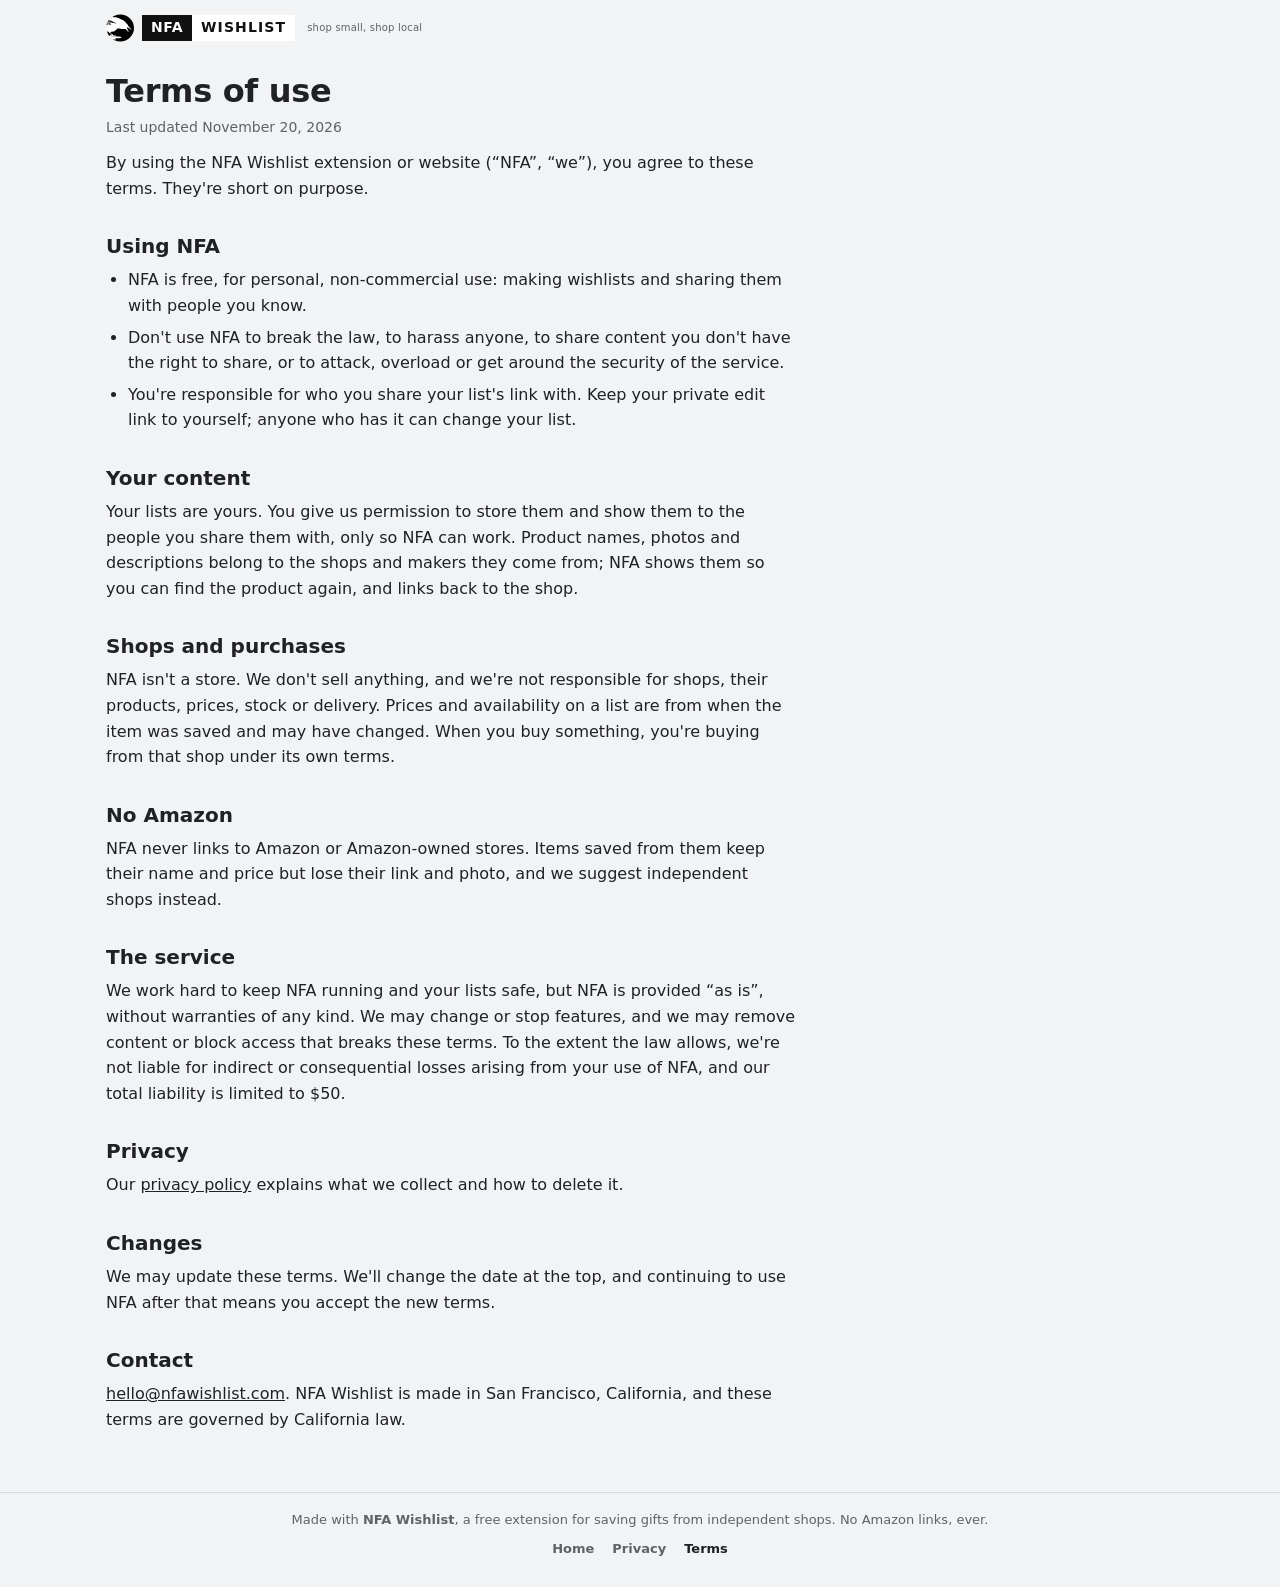
<file: terms.html>
<!doctype html>
<html lang="en">
<head>
  <meta charset="utf-8" />
  <meta name="viewport" content="width=device-width, initial-scale=1" />
  <title>Terms of use · NFA Wishlist</title>
  <meta name="description" content="The simple rules for using NFA Wishlist." />
  <meta name="referrer" content="no-referrer" />
  <meta http-equiv="Content-Security-Policy"
        content="default-src 'self'; script-src 'self'; style-src 'self'; img-src 'self' data:; base-uri 'none'; form-action 'none'" />
  <link rel="icon" href="raven.svg" type="image/svg+xml" />
  <link rel="stylesheet" href="share.css?v=202611260840" />
</head>
<body class="page">
  <header class="head">
    <div class="top">
      <a class="brand brand-link" href="./" aria-label="NFA Wishlist home">
        <img class="brand-mark" src="raven.svg" width="28" height="28" alt="" />
        <span class="logo">NFA</span>
        <span class="brand-name">Wishlist</span>
        <span class="tagline">shop small, shop local</span>
      </a>
    </div>
  </header>

  <main class="wrap prose">
    <h1>Terms of use</h1>
    <p class="meta">Last updated November 20, 2026</p>

    <p>By using the NFA Wishlist extension or website (“NFA”, “we”), you agree to these terms. They're short on purpose.</p>

    <h2>Using NFA</h2>
    <ul>
      <li>NFA is free, for personal, non-commercial use: making wishlists and sharing them with people you know.</li>
      <li>Don't use NFA to break the law, to harass anyone, to share content you don't have the right to share, or to attack, overload or get around the security of the service.</li>
      <li>You're responsible for who you share your list's link with. Keep your private edit link to yourself; anyone who has it can change your list.</li>
    </ul>

    <h2>Your content</h2>
    <p>Your lists are yours. You give us permission to store them and show them to the people you share them with, only so NFA can work. Product names, photos and descriptions belong to the shops and makers they come from; NFA shows them so you can find the product again, and links back to the shop.</p>

    <h2>Shops and purchases</h2>
    <p>NFA isn't a store. We don't sell anything, and we're not responsible for shops, their products, prices, stock or delivery. Prices and availability on a list are from when the item was saved and may have changed. When you buy something, you're buying from that shop under its own terms.</p>

    <h2>No Amazon</h2>
    <p>NFA never links to Amazon or Amazon-owned stores. Items saved from them keep their name and price but lose their link and photo, and we suggest independent shops instead.</p>

    <h2>The service</h2>
    <p>We work hard to keep NFA running and your lists safe, but NFA is provided “as is”, without warranties of any kind. We may change or stop features, and we may remove content or block access that breaks these terms. To the extent the law allows, we're not liable for indirect or consequential losses arising from your use of NFA, and our total liability is limited to $50.</p>

    <h2>Privacy</h2>
    <p>Our <a href="privacy">privacy policy</a> explains what we collect and how to delete it.</p>

    <h2>Changes</h2>
    <p>We may update these terms. We'll change the date at the top, and continuing to use NFA after that means you accept the new terms.</p>

    <h2>Contact</h2>
    <p><a href="mailto:hello@nfawishlist.com">hello@nfawishlist.com</a>. NFA Wishlist is made in San Francisco, California, and these terms are governed by California law.</p>
  </main>

  <footer class="foot">
    <p>Made with <b>NFA Wishlist</b>, a free extension for saving gifts from independent shops. No Amazon links, ever.</p>
    <nav class="foot-links" aria-label="About NFA Wishlist"><a href="./">Home</a><a href="privacy">Privacy</a><a href="terms" aria-current="page">Terms</a></nav>
  </footer>
</body>
</html>
</file>
<file: share.css>
/* NFA Wishlist share page. Phone-first; neutral black/white; cards match the extension popup. */
:root {
  /* Chrome's default palette, matching the extension popup */
  --ink: #202124;
  --muted: #5f6368;
  --line: #dadce0;
  --bg: #f1f3f4;
  --card: #ffffff;
  --placeholder: #686d72; /* ≥4.5:1 on the page and on cards */
  --brand-soft: #9aa0a6;
  --btn: #202124;
  --on-btn: #ffffff;
  --hover: rgba(32, 33, 36, .06);
  --badge-bg: rgba(255, 255, 255, .94);
  --shadow: 0 1px 2px rgba(60, 64, 67, .2), 0 2px 8px rgba(60, 64, 67, .12);
  --head-shadow: 0 2px 8px rgba(60, 64, 67, .12);
  --toast-bg: #202124;
  --toast-ink: #ffffff;
  --toast-hover: rgba(255, 255, 255, .12);
  color-scheme: light dark;
}

@media (prefers-color-scheme: dark) {
  :root {
    --ink: #e8eaed;
    --muted: #bdc1c6;
    --line: #3c4043;
    --bg: #202124;
    --card: #35363a;
    --placeholder: #9aa0a6;
    --brand-soft: #9aa0a6;
    --btn: #e8eaed;
    --on-btn: #202124;
    --hover: rgba(232, 234, 237, .08);
    --badge-bg: rgba(53, 54, 58, .94);
    --shadow: 0 1px 3px rgba(0, 0, 0, .5), 0 4px 14px rgba(0, 0, 0, .35);
    --head-shadow: 0 2px 10px rgba(0, 0, 0, .5);
    --toast-bg: #e8eaed;     /* dark mode: light toast, dark text (Figma "Toast", Nov 25) */
    --toast-ink: #202124;
    --toast-hover: rgba(0, 0, 0, .08);
  }
}

* { box-sizing: border-box; }
[hidden] { display: none !important; }
html { -webkit-text-size-adjust: 100%; }
body {
  margin: 0; min-height: 100vh; display: flex; flex-direction: column;
  font: 16px/1.45 system-ui, -apple-system, "Segoe UI", Roboto, sans-serif;
  color: var(--ink); background: var(--bg);
}
a { color: inherit; }
button { font: inherit; cursor: pointer; color: inherit; }

/* Header: sticks to the top; hairline + shadow once the cards scroll under it */
.head {
  position: sticky; top: 0; z-index: 10; background: var(--bg);
  border-bottom: 1px solid transparent; transition: box-shadow .15s, border-color .15s;
}
.head.scrolled { border-bottom-color: var(--line); box-shadow: var(--head-shadow); }
:root { --text-max: 680px; } /* widest a text card or block should get (Nov 25) */
.top, .wrap-x, .wrap { width: 100%; max-width: 1100px; margin: 0 auto; padding-left: 16px; padding-right: 16px; }
.top { padding-top: 14px; padding-bottom: 6px; }
.brand { display: flex; align-items: center; gap: 8px; }
.brand-mark { display: block; width: 28px; height: 28px; }
/* Logo: NFA = white on black square, WISHLIST = black on white square (same in both modes), flush together */
.logo { font-weight: 800; letter-spacing: .5px; background: #111; color: #fff; padding: 2px 8px; font-size: 14px; line-height: 1.4; border: 1px solid #111; }
.brand-name { font-weight: 700; font-size: 14px; line-height: 1.4; letter-spacing: .08em; text-transform: uppercase; background: #fff; color: #111; padding: 3px 9px; margin-left: -8px; }

.intro { padding-top: 8px; padding-bottom: 12px; }
.title-row { display: flex; align-items: center; gap: 2px; }
.title { flex: 1; min-width: 0; margin: 0; font-size: 26px; line-height: 1.15; overflow-wrap: anywhere; }
.explainer { margin: 0; color: var(--muted); font-size: 14.5px; }
/* Tips line above the items, under the note, with a ✕ to hide it for good in this browser (Nov 26) */
.explainer-row {
  display: flex; align-items: flex-start; gap: 6px; margin: 0 0 18px; /* full width, text capped, ✕ far right (option B) */
  padding: 10px 8px 10px 14px; border-radius: 12px; background: rgba(32, 33, 36, .045); /* very light, see-through (Sean, Nov 26) */
}
@media (prefers-color-scheme: dark) { .explainer-row { background: rgba(232, 234, 237, .06); } }
.explainer-row .explainer { flex: 0 1 var(--text-max); min-width: 0; }
.explainer-row .note-remove { margin-left: auto; }

/* Header icon buttons: no circle until hover */
.icon {
  width: 36px; height: 36px; display: grid; place-items: center; padding: 0; flex: none;
  border: 0; border-radius: 50%; background: none; color: var(--ink);
}
.icon:hover, .icon[aria-expanded="true"] { background: var(--card); box-shadow: 0 1px 3px rgba(0, 0, 0, .1); }
.icon:focus-visible { outline: 2px solid var(--ink); outline-offset: 1px; }


.wrap { flex: 1; padding-top: 12px; padding-bottom: 32px; }
.state { color: var(--muted); padding: 24px 0; margin: 0; }
.state.empty {
  display: grid; align-content: center;
  min-height: 310px; margin-bottom: 16px; padding: 24px;
  border: 2px dotted var(--brand-soft); border-radius: 16px;
  text-align: center;
}
@media (max-width: 560px) { .state.empty { min-height: 205px; } }

/* Cards: 2 columns on phones, more on wider screens */
.grid { display: grid; grid-template-columns: repeat(2, minmax(0, 1fr)); gap: 22px 14px; align-items: start; }
@media (min-width: 640px) { .grid { grid-template-columns: repeat(3, minmax(0, 1fr)); gap: 28px 20px; } }
@media (min-width: 960px) { .grid { grid-template-columns: repeat(4, minmax(0, 1fr)); } }

.card { min-width: 0; display: flex; flex-direction: column; }
.card.dragging { opacity: .35; }
.owner .card { cursor: grab; }
.media {
  position: relative; aspect-ratio: 4 / 5; border-radius: 14px; overflow: hidden;
  background: var(--card); box-shadow: var(--shadow);
}
.media-link { position: absolute; inset: 0; cursor: pointer; -webkit-user-drag: none; }
.owner .media-link { cursor: grab; }
.media-link:focus-visible { outline: 3px solid var(--ink); outline-offset: -3px; border-radius: 14px; }
.img { width: 100%; height: 100%; object-fit: cover; display: block; }
.noimg {
  position: absolute; inset: 0; display: flex; flex-direction: column; align-items: center; justify-content: center;
  gap: 8px; padding: 12px; text-align: center; color: var(--muted); font-size: 13px;
}
.noimg-store { font-weight: 700; color: var(--ink); overflow-wrap: anywhere; }
/* Amazon item card (Figma "NFA card", 262×324): grey card, Sean's scribble + NFA mark cropped by the
   card, "no Amazon links" badge, links to Etsy / other shops. Sizes scale with the card (cqw = % of
   card width), so it looks the same in the popup, side panel and website. Fixed light colors in both
   themes, like a photo. */
.media { container-type: inline-size; }
.alt { position: absolute; inset: 0; background: #ebebeb; color: #000; font-family: "Helvetica Neue", Helvetica, Arial, sans-serif; font-weight: 700; }
.alt-art { position: absolute; left: -76.8%; top: -16.25%; width: 314.5%; height: auto; max-width: none; pointer-events: none; user-select: none; }
.alt-badge {
  position: absolute; left: 50%; top: 65.1%; transform: translateX(-50%); white-space: nowrap;
  background: #000; color: #fff; font-size: 6.49cqw; line-height: 1.24; padding: 1.53cqw 3.05cqw;
}
.alt-etsy, .alt-web { position: absolute; top: 81.2%; color: #000; font-size: 6.1cqw; line-height: 1.2; text-decoration: none; white-space: nowrap; font-weight: 500; }
.alt-etsy { left: 5.73%; }
.alt-web { right: 8%; }
.alt .u { text-decoration: underline; }
.alt a:focus-visible { outline: 2px solid #000; outline-offset: 2px; }
.badge {
  position: absolute; left: 8px; top: 8px; background: var(--badge-bg); color: var(--ink);
  border: 1px solid var(--line); font-size: 12px; font-weight: 700; padding: 3px 10px; border-radius: 999px;
}

/* Hover overlay (always on for touch screens, which can't hover) */
.overlay {
  position: absolute; inset: 0; opacity: 0; pointer-events: none; transition: opacity .15s;
  background: linear-gradient(to bottom, transparent 55%, rgba(0, 0, 0, .55));
}
/* The overlay never catches clicks itself (the photo link underneath does); only its buttons do. */
.ov-btn { pointer-events: none; }
.media:hover .overlay, .media:has(:focus-visible) .overlay, .card.menu-open .overlay { opacity: 1; }
.media:hover .ov-btn, .media:has(:focus-visible) .ov-btn, .card.menu-open .ov-btn { pointer-events: auto; }
@media (hover: none) {
  .overlay { opacity: 1; background: none; }
  .ov-btn { pointer-events: auto; }
  .ov-store { display: none; }
}
.card.dragging .overlay { opacity: 0; }
.ov-btn {
  width: 36px; height: 36px; flex: none; display: grid; place-items: center; border: 0; border-radius: 50%; padding: 0;
  background: rgba(40, 36, 32, .72); color: #fff; cursor: pointer;
}
.ov-btn:hover, .ov-btn[aria-expanded="true"] { background: rgba(40, 36, 32, .9); }
.ov-btn:focus-visible { outline: 2px solid #fff; outline-offset: 1px; }
.del { position: absolute; top: 8px; right: 8px; }
.ov-bottom { position: absolute; left: 10px; right: 8px; bottom: 8px; display: flex; align-items: center; justify-content: space-between; gap: 6px; }
.ov-bottom .more { margin-left: auto; }
.ov-store { color: #fff; font-weight: 700; font-size: 13px; min-width: 0; overflow: hidden; text-overflow: ellipsis; white-space: nowrap; text-shadow: 0 1px 2px rgba(0, 0, 0, .4); }
.card.claimed .ov-store { display: none; }

/* Text lines; click to edit on the owner's edit link */
.txt { padding: 8px 2px 0; display: flex; flex-direction: column; gap: 1px; position: relative; }
/* Touch screens (Nov 25): nothing over the photo; the card's ⋯ (with Delete) sits right of the name. */
.more-touch { display: none; }
@media (hover: none) {
  .overlay { display: none; }
  .more-touch {
    display: grid; place-items: center; position: absolute; top: 4px; right: -6px; width: 32px; height: 32px;
    padding: 0; border: 0; border-radius: 50%; background: none; color: var(--muted); cursor: pointer;
  }
  .more-touch[aria-expanded="true"] { background: var(--hover); color: var(--ink); }
  .more-touch:focus-visible { outline: 2px solid var(--ink); outline-offset: 1px; }
  .card:has(.more-touch) .t-name { margin-right: 28px; }
}
.t-name { font-size: 15px; font-weight: 600; overflow: hidden; text-overflow: ellipsis; white-space: nowrap; }
.t-desc { font-size: 13.5px; color: var(--muted); line-height: 1.35; display: -webkit-box; -webkit-line-clamp: 2; -webkit-box-orient: vertical; overflow: hidden; }
.t-price { font-size: 15px; font-weight: 700; }
.friend .t-desc:empty, .friend .t-price:empty { display: none; }
.owner .txt > div { border-radius: 4px; padding: 0 3px; margin: 0 -3px; cursor: text; outline: none; }
.owner .txt > div:hover { background: var(--hover); }
.owner .txt > div:focus-visible { box-shadow: 0 0 0 2px var(--ink); }
.owner .txt > div:empty::before { content: attr(data-placeholder); color: var(--placeholder); font-weight: 400; }
.txt > .editing { background: var(--card); box-shadow: 0 0 0 2px var(--ink); white-space: normal !important; display: block !important; }

/* Buttons: pills */
.pill {
  display: inline-flex; align-items: center; justify-content: center; min-height: 38px;
  padding: 7px 14px; border-radius: 999px; font-size: 14px; font-weight: 600; text-decoration: none;
  border: 1px solid var(--button-stroke); background: var(--card); color: var(--ink);
}
.pill-solid { background: var(--btn); color: var(--on-btn); border-color: var(--btn); }
.pill-ghost:hover { background: var(--hover); }
.pill-solid:hover { filter: brightness(1.15); }
.pill:disabled { opacity: .6; cursor: default; }
.pill:focus-visible { outline: none; box-shadow: 0 0 0 2px var(--ink); }
/* Friends' purchase buttons: small white pills */
.pill-small { min-height: 30px; padding: 4px 12px; font-size: 13px; }
.buy, .unbuy, .clear { align-self: flex-start; margin-top: 8px; }
.buy:hover, .unbuy:hover, .clear:hover { background: var(--hover); }
/* "✓ I gifted/own this": a "Click to undo" tooltip on hover or keyboard focus (the button's
   aria-label says it too). Phones can't hover, so they show a small underlined "Undo" instead. */
.unbuy { position: relative; gap: 6px; }
.unbuy-touch { display: none; text-decoration: underline; }
.tip {
  position: absolute; left: 50%; bottom: calc(100% + 6px); transform: translate(-50%, 2px);
  background: var(--ink); color: var(--bg); font-size: 12px; font-weight: 600; line-height: 1.3;
  padding: 4px 9px; border-radius: 6px; white-space: nowrap; pointer-events: none;
  opacity: 0; transition: opacity .12s, transform .12s; z-index: 5;
}
.tip::after { /* little arrow */
  content: ""; position: absolute; left: 50%; top: 100%; transform: translateX(-50%);
  border: 5px solid transparent; border-top-color: var(--ink);
}
.unbuy:hover .tip, .unbuy:focus-visible .tip { opacity: 1; transform: translate(-50%, 0); transition-delay: .25s; }
@media (hover: none) {
  .unbuy-touch { display: inline; }
  .tip { display: none; }
}
.section-h { font-size: 18px; font-weight: 700; margin: 40px 0 14px; padding-top: 18px; border-top: 1px solid var(--line); }
/* "Gifted" heading row; the owner's preview adds an Edit pill on the right */
.section-row { display: flex; align-items: center; justify-content: space-between; gap: 12px; margin: 40px 0 14px; padding-top: 18px; border-top: 1px solid var(--line); }
.section-row .section-h { margin: 0; padding: 0; border: 0; }
.section-row[hidden] { display: none; }
.row-end { display: flex; gap: 6px; justify-content: flex-end; flex-wrap: wrap; }


/* "Did you buy it?" prompt (bottom sheet) */
.ask {
  position: fixed; left: 50%; bottom: 16px; transform: translateX(-50%); z-index: 45;
  width: min(460px, calc(100% - 24px)); display: flex; gap: 12px; align-items: center;
  padding: 12px; border-radius: 18px; background: var(--card); color: var(--ink);
  border: 1px solid var(--line); box-shadow: 0 12px 36px rgba(0, 0, 0, .22);
}
.ask-img { width: 64px; height: 80px; object-fit: cover; border-radius: 10px; flex: none; background: var(--bg); }
.ask-body { min-width: 0; flex: 1; display: flex; flex-direction: column; gap: 8px; }
.ask-text { margin: 0; font-weight: 600; font-size: 15px; overflow-wrap: anywhere; }
.ask-actions { display: flex; gap: 6px; flex-wrap: wrap; }
/* Gift-mark limit card: same bottom card, Save/Cancel pattern (Not now link, Sign in pill on the right) */
.limit { align-items: flex-start; } /* Sean's Figma (node 51:374): 12px padding all round */
.limit-copy { display: flex; flex-direction: column; gap: 4px; } /* title + message 4px apart; 8px (.ask-body gap) to the buttons */
.limit-text { margin: 0; font-size: 14px; line-height: 1.4; color: var(--muted); }

/* Claimed: greyed out for friends (the person who marked it can still Undo) */
.card.claimed .media img, .card.claimed .noimg { filter: grayscale(1); opacity: .45; }
.card.claimed .txt > div { color: var(--muted); } /* faded but still ≥4.5:1 (was opacity, which failed contrast) */

/* Menus */
.menu {
  position: fixed; z-index: 40; min-width: 200px; padding: 6px;
  background: var(--card); border: 1px solid var(--line); border-radius: 16px; box-shadow: 0 8px 28px rgba(0, 0, 0, .18);
}
.menu-item {
  display: flex; align-items: center; gap: 10px; width: 100%; background: none; border: 0; border-radius: 999px;
  padding: 9px 12px; color: var(--ink); font-size: 14.5px; text-align: left;
}
.menu-item svg { color: var(--muted); flex: none; }
.menu-item:hover, .menu-item:focus-visible { background: var(--hover); outline: none; }
.menu-item:focus-visible { box-shadow: inset 0 0 0 2px var(--ink); }
.menu-hint { color: var(--placeholder); margin-left: -4px; }

/* Footer */
.foot { border-top: 1px solid var(--line); padding: 18px 16px 28px; text-align: center; color: var(--muted); font-size: 13px; }
.foot p { margin: 0 auto; text-wrap: balance; } /* one line on computers; even lines on phones, no lone last word (Nov 25) */

/* Toast */
.toast {
  position: fixed; left: 50%; bottom: 18px; transform: translateX(-50%); z-index: 50;
  display: flex; align-items: center; gap: 14px; max-width: calc(100% - 32px);
  padding: 10px 10px 10px 18px; border-radius: 16px; background: var(--toast-bg); color: var(--toast-ink);
  font-size: 14.5px; box-shadow: 0 8px 24px rgba(0, 0, 0, .22);
}
.toast-msg { min-width: 0; }
.toast-undo { background: none; border: 0; padding: 4px 6px; border-radius: 999px; color: inherit; font-weight: 700; text-decoration: underline; text-underline-offset: 3px; flex: none; }
.toast-close { width: 30px; height: 30px; display: grid; place-items: center; padding: 0; background: none; border: 0; border-radius: 50%; color: inherit; flex: none; }
.toast-undo:hover, .toast-close:hover { background: var(--toast-hover); }

/* Tagline next to the logo */
.tagline { margin-left: 4px; font-size: 10px; letter-spacing: .02em; font-weight: 500; color: var(--muted); white-space: nowrap; overflow: hidden; text-overflow: ellipsis; min-width: 0; }

/* ---- Accessibility ---- */
/* Text only screen readers hear (announcements). */
.sr-only { position: absolute !important; width: 1px; height: 1px; padding: 0; margin: -1px; overflow: hidden; clip: rect(0 0 0 0); white-space: nowrap; border: 0; }
/* Editable lines on the owner's page are at least 24px tall (touch target size). */
/* Same idea as the extension: 24px targets, spare height outside the text block (name above, price below). */
.owner .txt > .t-name { line-height: 1.3; padding-top: calc(24px - 1.3em); }
.owner .txt > .t-price { line-height: 1.3; padding-bottom: calc(24px - 1.3em); }
.owner .txt { padding-top: 6px; }
/* ≥24px tall target, text centred (same as the extension) */
.owner .txt > .t-desc { padding-top: calc(22px - 1.35em); padding-bottom: 0; border-bottom: 5px solid transparent; } /* beats .owner .txt > div padding; border, not padding, so a clamped 3rd line can't peek out */
/* Friends: same rhythm as the editable views (~7px between name, description and price) */
.friend .t-desc, .owner-view .t-desc { margin-top: 2px; }
.friend .t-price, .owner-view .t-price { margin-top: 4px; }
/* Respect "reduce motion": no fades, slides or smooth scrolling. */
@media (prefers-reduced-motion: reduce) {
  *, *::before, *::after { transition: none !important; animation: none !important; scroll-behavior: auto !important; }
}

/* ---- Home page, privacy, terms ---- */
.brand-link { color: inherit; text-decoration: none; width: fit-content; }
.brand-link:focus-visible { outline: 2px solid var(--ink); outline-offset: 4px; border-radius: 4px; }
.foot-links { display: flex; justify-content: center; gap: 18px; margin-top: 10px; }
.foot-links a { color: var(--muted); font-weight: 600; text-decoration: none; text-underline-offset: 3px; }
.foot-links a:hover, .foot-links a:focus-visible { text-decoration: underline; }
.foot-links a[aria-current="page"] { color: var(--ink); font-weight: 600; text-decoration: none; }

.prose, .landing { line-height: 1.6; font-size: 16px; }
.prose > *, .landing > * { max-width: 68ch; } /* readable line length, left-aligned with the logo */
.prose { padding-top: 16px; padding-bottom: 48px; }
.prose h1, .landing-title { font-size: 32px; line-height: 1.15; margin: 8px 0 6px; letter-spacing: -.01em; }
.prose h2, .landing h2 { font-size: 20px; line-height: 1.3; margin: 32px 0 8px; }
.prose h3 { font-size: 16px; margin: 20px 0 4px; }
.prose p, .landing p { margin: 0 0 12px; }
.prose ul, .steps { margin: 0 0 12px; padding-left: 22px; }
.prose li, .steps li { margin: 6px 0; }
.prose a, .landing a { color: var(--ink); }
.meta { color: var(--muted); font-size: 14px; }

.landing { padding: 24px 0 40px; }
/* Headline: 70px on a 390px phone up to 150px at 1440px (Sean's Figma, Nov 21) */
.landing-title { font-size: clamp(56px, calc(40px + 7.62vw), 150px); margin-top: 12px; font-weight: 800; letter-spacing: -.03em; line-height: .8; }
@media (max-width: 640px) { .landing-title { line-height: 1; } }
.landing-sub { font-size: clamp(20px, 3.5vw, 28px); font-weight: 700; letter-spacing: .12em; line-height: 1.3; margin: 12px 0 0 !important; }
.br-phone { display: none; }
@media (max-width: 640px) { .br-phone { display: inline; } }
.landing-lead { font-size: 18px; color: var(--muted); margin-top: 12px !important; }
.landing-cta { margin: 20px 0 8px !important; }
.pill-static { cursor: default; }
.pill-static:hover { filter: none; }

/* ---- Optional Google sign-in (auth.js): header account, home-page link ---- */
.top { display: flex; align-items: center; justify-content: space-between; gap: 12px; }
.brand { min-width: 0; }
.account { flex: none; display: flex; align-items: center; }
.text-link {
  display: inline-flex; align-items: center; min-height: 24px; padding: 0; background: none; border: 0;
  color: var(--ink); font: inherit; font-size: 14px; font-weight: 600; cursor: pointer;
  text-decoration: none; text-underline-offset: 3px;
}
/* Links (Nov 25, Figma "Links" + "Buttons"): standalone links and text buttons (Cancel, Not now) have no underline;
   it shows on hover and keyboard focus. Links inside a sentence (.inline, plain <a> in text) stay underlined. */
.text-link:hover, .text-link:focus-visible, .text-link.inline { text-decoration: underline; }
.text-link.inline { display: inline; min-height: 0; font-size: inherit; line-height: inherit; } /* inside a sentence: don't stretch the line (Nov 25) */
.text-link:focus-visible { outline: 2px solid var(--ink); outline-offset: 2px; border-radius: 4px; }
.avatar-btn {
  width: 32px; height: 32px; border-radius: 50%; border: 0; padding: 0; cursor: pointer;
  display: grid; place-items: center; background: var(--muted); color: var(--card);
  font: inherit; font-size: 14px; font-weight: 700;
}
.avatar-btn:focus-visible { outline: 2px solid var(--ink); outline-offset: 2px; }
.menu-info { padding: 8px 12px 6px; font-size: 12.5px; color: var(--muted); max-width: 260px; overflow-wrap: anywhere; }
.landing-mine { font-size: 16px; color: var(--muted); }
.landing-mine .text-link { font-size: 16px; }

/* ---- Note + shipping address (migration 007) ---- */
.details { display: grid; gap: 12px; margin: 0 0 22px; max-width: 640px; }
.note-text { margin: 0; font-size: 15.5px; line-height: 1.5; color: var(--ink); white-space: pre-line; overflow-wrap: anywhere; }
.ship { background: var(--card); border-radius: 12px; box-shadow: var(--shadow); }
.ship-row { display: flex; align-items: center; gap: 8px; padding: 6px 8px 6px 14px; min-height: 48px; }
.ship-toggle {
  flex: 1; min-width: 0; display: flex; align-items: center; gap: 10px; padding: 6px 0;
  background: none; border: 0; color: var(--ink); font: inherit; font-size: 15px; font-weight: 600; text-align: left; cursor: pointer;
}
.ship-icon { display: grid; place-items: center; color: var(--muted); flex: none; }
.ship-icon svg { display: block; width: 18px; height: 18px; }
.ship-copy { flex: none; }
.ship-chev {
  width: 36px; height: 36px; flex: none; display: grid; place-items: center; padding: 0;
  background: none; border: 0; border-radius: 50%; color: var(--ink); cursor: pointer;
}
.ship-chev svg, .addr-toggle .chev { display: block; width: 22px; height: 22px; transform-origin: 50% 50%; transition: transform .15s; }
.ship-chev.open svg, .addr-toggle.open .chev { transform: rotate(180deg); }
.ship-chev:hover { background: var(--hover); }
.ship-toggle:focus-visible, .ship-chev:focus-visible, .addr-toggle:focus-visible { outline: 2px solid var(--ink); outline-offset: 2px; border-radius: 8px; }
.ship-body { padding: 0 16px 14px 42px; display: grid; gap: 8px; justify-items: start; font-size: 15px; }
.ship-body address { font-style: normal; white-space: pre-line; overflow-wrap: anywhere; }
.ship-muted { margin: 0; color: var(--muted); font-size: 14px; }

/* Owner editor */
.details-form { display: grid; gap: 12px; }
.edit-block { background: var(--card); border-radius: 12px; box-shadow: var(--shadow); padding: 12px 14px; display: grid; gap: 10px; }
.edit-h { font-size: 14px; font-weight: 600; color: var(--ink); }
.edit-h .opt { font-weight: 400; color: var(--muted); }
.details-form textarea {
  width: 100%; resize: vertical; font: inherit; font-size: 15px; line-height: 1.45; color: var(--ink);
  background: var(--card); border: 1px solid var(--field-stroke); border-radius: 8px; padding: 8px 10px;
}
.details-form textarea::placeholder { color: var(--placeholder); }
.details-form textarea:focus { outline: none; box-shadow: 0 0 0 2px var(--ink); border-color: transparent; }
.vis { border: 0; margin: 0; padding: 0; display: grid; gap: 6px; font-size: 14px; }
.vis label { display: flex; align-items: center; gap: 8px; min-height: 24px; cursor: pointer; }
.vis input { accent-color: var(--ink); width: 16px; height: 16px; margin: 0; }
.addr-toggle {
  display: flex; align-items: center; gap: 10px; width: 100%; padding: 2px 0;
  background: none; border: 0; color: var(--ink); font: inherit; text-align: left; cursor: pointer;
}
.addr-toggle .chev { margin-left: auto; flex: none; }
.addr-panel { display: grid; gap: 10px; }
.details-actions { display: flex; gap: 18px; align-items: center; }
@media (prefers-reduced-motion: reduce) { .ship-chev svg, .addr-toggle .chev { transition: none; } }

/* Share toast: message + the link (selectable in one click) + copy button; stays until closed */
.toast-text { min-width: 0; display: grid; gap: 2px; }
.toast-url {
  font-size: 12.5px; opacity: .85; white-space: nowrap; overflow: hidden; text-overflow: ellipsis; user-select: all; -webkit-user-select: all; cursor: text;
}
.toast-copy {
  width: 30px; height: 30px; display: grid; place-items: center; flex: none; padding: 0;
  background: none; border: 0; border-radius: 50%; color: inherit; cursor: pointer;
}
.toast-copy:hover { background: var(--toast-hover); }
.toast-copy:focus-visible { outline: 2px solid currentColor; outline-offset: 1px; }
.toast.has-url .toast-msg { white-space: normal; }

/* ---- Owner: ⋯ → Add item: a dialog (Nov 25, Figma "Add item") ---- */
.modal-open, .modal-open body { overflow: hidden; }
.modal-open body { position: fixed; left: 0; right: 0; width: 100%; } /* top is set from JS to the old scroll position */
#newItemScrim { touch-action: none; top: -100vh; bottom: -100vh; } /* extra tall: Safari moves the visible area when the keyboard opens */
.dialog.add-dialog { width: min(480px, calc(100vw - 32px)); height: min(760px, calc(100dvh - 64px)); padding: 0; display: flex; overflow: hidden; }
.add-dialog .new-form { flex: 1; min-height: 0; display: flex; flex-direction: column; gap: 16px; padding: 24px 24px 0; overflow-y: auto;  overscroll-behavior: contain; -webkit-overflow-scrolling: touch; }
.add-title { margin: 0; font-size: 18px; font-weight: 700; }
.sheet-grabber { display: none; }
/* The photo takes the height the fields leave (4:5, centered, at least 120px tall) */
.new-photo-wrap { flex: 1 1 0; min-height: 120px; display: flex; justify-content: center; }
.new-media {
  position: relative; height: 100%; aspect-ratio: 4 / 5; max-width: 100%; display: grid;
  border-radius: 14px; overflow: hidden; background: var(--noimg-bg);
}
.new-media .img { position: absolute; inset: 0; width: 100%; height: 100%; object-fit: cover; }
.add-dialog .new-photo { margin: 0; border: 1.5px dashed var(--muted); border-radius: 14px; color: var(--ink); }
.add-dialog .new-photo.has-photo { margin: 0 10px 10px; border: 0; }
.add-dialog .new-field { gap: 6px; }
.add-dialog .new-field label { font-size: 13px; color: var(--ink); }
.add-dialog .new-field input, .add-dialog .new-field textarea, .add-dialog .new-price select { background-color: var(--bg); font-size: 15px; }
.add-dialog .new-field input { height: 40px; }
.add-dialog .new-field textarea { height: 72px; resize: none; }
.add-dialog .form-actions { position: sticky; bottom: 0; background: var(--card); margin: 0 -24px; padding: 12px 24px 24px; border-top: 1px solid transparent; transition: box-shadow .15s, border-color .15s; }
.add-dialog .form-actions.covering { border-top-color: var(--line); box-shadow: 0 -8px 16px -8px rgba(0, 0, 0, .18); }
@media (prefers-color-scheme: dark) { .add-dialog .form-actions.covering { box-shadow: 0 -10px 18px -8px rgba(0, 0, 0, .55); } }
@media (prefers-reduced-motion: reduce) { .add-dialog .form-actions { transition: none; } }
/* Phones: a sheet from the bottom, nearly full height */
@media (max-width: 560px) {
  .dialog.add-dialog {
    left: 0; right: 0; top: auto; bottom: 0; transform: none; width: 100%; height: calc(100dvh - 56px);
    border-radius: 20px 20px 0 0;
  }
  .add-dialog .new-form { padding: 12px 20px 0; }
  .add-dialog .form-actions { margin: 0 -20px; padding: 12px 20px calc(20px + env(safe-area-inset-bottom)); }
  .sheet-grabber { display: block; align-self: center; width: 36px; height: 4px; border-radius: 2px; background: var(--line); flex: none; }
}
.new-photo {
  position: relative; z-index: 1; display: grid; place-items: center; align-content: center; gap: 6px;
  margin: 10px; border: 2px dashed var(--line); border-radius: 10px; color: var(--muted);
  font-size: 14px; font-weight: 600; cursor: pointer; text-align: center; padding: 10px;
}
.new-photo:hover { border-color: var(--muted); color: var(--ink); }
.new-photo-icon { font-size: 30px; font-weight: 300; line-height: 1; }
.new-photo.has-photo { align-self: end; margin: 0 10px 10px; border: 0; padding: 6px 12px; justify-self: center;
  background: var(--badge-bg); color: var(--ink); border-radius: 999px; box-shadow: var(--shadow); }
.new-photo.has-photo .new-photo-icon { display: none; }
.new-photo-off { cursor: default; }
input#niPhoto:focus-visible + .new-photo { outline: 2px solid var(--ink); outline-offset: 2px; }
.new-form { display: grid; gap: 8px; }
.new-field { display: grid; gap: 3px; }
.new-field label { font-size: 12.5px; font-weight: 600; color: var(--muted); }
.new-field input, .new-field textarea {
  width: 100%; font: inherit; font-size: 14px; color: var(--ink); background: var(--card);
  border: 1px solid var(--field-stroke); border-radius: 8px; padding: 7px 9px; resize: vertical;
}
.new-field input::placeholder { color: var(--placeholder); }
.new-field input:focus, .new-field textarea:focus { outline: none; box-shadow: 0 0 0 2px var(--ink); border-color: transparent; }
.new-error { margin: 0; font-size: 13px; color: var(--ink); font-weight: 600; }
.new-actions { display: flex; gap: 18px; align-items: center; }
.text-link[disabled] { opacity: .55; cursor: default; }

/* No photo: Sean's raven on a soft grey box, shop name under it (Amazon items keep their own card on top) */
:root { --noimg-bg: #e8eaed; }
@media (prefers-color-scheme: dark) { :root { --noimg-bg: #3c4043; } }
.noimg { background: var(--noimg-bg); }
.noimg-mark { width: 24%; min-width: 30px; max-width: 56px; height: auto; display: block; }
.noimg-store { font-weight: 600; color: var(--muted); }

.new-price { display: flex; gap: 6px; }
.new-price select { flex: none; }
.new-price input { flex: 1; min-width: 0; }

/* Gift delivery: phone + notes under the address */
.ship-line { margin: 0; font-size: 14px; overflow-wrap: anywhere; }
.addr-panel .new-field input, .addr-panel .new-field textarea { font-size: 15px; }
.new-field label .opt { font-weight: 400; }

/* Phones: the tagline moves to its own line under the logo instead of being cut off */
@media (max-width: 560px) {
  .brand { flex-wrap: wrap; row-gap: 2px; }
  .tagline { flex-basis: 100%; margin-left: 36px; white-space: normal; overflow: visible; font-size: 11px; }
}
/* Toasts size to their text (up to the screen width) instead of being squeezed from the middle */
.toast { width: max-content; }

/* ---- Dropdown standard (every <select>, site + extension; keep both copies the same) ----
   Our own chevron 12px from the right edge (the browser's arrow hugs the border), 36px right padding
   so text never runs under it, same height/border/radius/focus ring as text fields. */
select {
  -webkit-appearance: none; appearance: none;
  font: inherit; font-size: 14px; line-height: 1.3; color: var(--ink);
  min-height: 36px; padding: 7px 36px 7px 12px;
  border: 1px solid var(--field-stroke); border-radius: 8px; cursor: pointer;
  background-color: var(--card);
  background-image: url("data:image/svg+xml,%3Csvg xmlns='http://www.w3.org/2000/svg' viewBox='0 0 24 24' fill='none' stroke='%235f6368' stroke-width='2.4' stroke-linecap='round' stroke-linejoin='round'%3E%3Cpath d='M6 9l6 6 6-6'/%3E%3C/svg%3E");
  background-repeat: no-repeat; background-position: right 12px center; background-size: 16px 16px;
}
@media (prefers-color-scheme: dark) {
  select { background-image: url("data:image/svg+xml,%3Csvg xmlns='http://www.w3.org/2000/svg' viewBox='0 0 24 24' fill='none' stroke='%23bdc1c6' stroke-width='2.4' stroke-linecap='round' stroke-linejoin='round'%3E%3Cpath d='M6 9l6 6 6-6'/%3E%3C/svg%3E"); }
}
select:hover { border-color: var(--muted); }
select:focus-visible { outline: none; box-shadow: 0 0 0 2px var(--ink); border-color: transparent; }
select:disabled { opacity: .55; cursor: default; }
.landing-sign { font-weight: 600; margin-top: 4px; }
.landing-sign::before { content: "— "; }

/* Photos: the box takes the photo's own shape (set by fitPhoto() when it loads), between 2:3 and 16:10,
   so photos fill it with little or no cropping and no bars. No-photo / Amazon cards keep 4:5. */

/* ---- Amazon cards: on hover a muted grey card, scribbles fade to 20%, links turn white (nothing covers
   them); delete button top right, no ⋯ menu; name + description crossed out (still readable) and locked ---- */
.alt, .alt-scribble, .alt-etsy, .alt-web { transition: background-color .15s, opacity .15s, color .15s; }
.media:hover .alt, .media:has(:focus-visible) .alt { background: #5f6368; }
.media:hover .alt-scribble, .media:has(:focus-visible) .alt-scribble { opacity: .2; }
.media:hover .alt-etsy, .media:hover .alt-web, .media:has(:focus-visible) .alt-etsy, .media:has(:focus-visible) .alt-web { color: #ffffff; }
.media:hover .alt a:focus-visible, .media:has(:focus-visible) .alt a:focus-visible { outline-color: #ffffff; }
.card.amazon .overlay { background: none; }
.card.amazon .ov-store { display: none; }
.card.amazon .ov-bottom { top: 8px; bottom: auto; left: auto; right: 50px; }
.card.amazon .ov-btn { background: #ffffff; color: #111111; box-shadow: 0 1px 3px rgba(0, 0, 0, .35); }
.card.amazon .ov-btn:hover, .card.amazon .ov-btn[aria-expanded="true"] { background: #e8eaed; }
.card.amazon .ov-btn:focus-visible { outline-color: #ffffff; }
.card.amazon .t-name, .card.amazon .t-desc { text-decoration: line-through; text-decoration-thickness: 1.5px; color: var(--muted); cursor: default; }
.card.amazon .t-desc:empty { display: none; } /* locked, no placeholder: don't leave an empty 24px gap */
@media (prefers-reduced-motion: reduce) { .alt, .alt-scribble, .alt-etsy, .alt-web { transition: none; } }

/* ---- Save / Cancel standard (every form, site + extension; keep both copies the same) ----
   Right-aligned: [Cancel] [Save], Save on the far right. Save = round pill, card colour (white) with a light grey outline;
   Cancel = underlined text link. Text boxes are rounded rectangles (8px), never pills. */
.form-actions { display: flex; justify-content: flex-end; align-items: center; gap: 16px; flex-wrap: wrap; }
.btn-save {
  display: inline-flex; align-items: center; justify-content: center; min-height: 36px; padding: 7px 18px;
  border-radius: 999px; border: 1px solid var(--line); background: var(--card); color: var(--ink);
  font: inherit; font-size: 14px; font-weight: 600; cursor: pointer;
}
.btn-save:hover { border-color: var(--muted); }
.btn-save:focus-visible { outline: 2px solid var(--ink); outline-offset: 2px; }
.btn-save:disabled { opacity: .55; cursor: default; }
/* Button outline (Figma variables button/stroke, button/stroke-hover): visible on cards in light and dark. */
:root { --button-stroke: #dadce0; }
@media (prefers-color-scheme: dark) { :root { --button-stroke: #80868b; } }
.btn-save { border-color: var(--button-stroke); }
.btn-save:hover { border-color: var(--muted); }

/* Home page screenshots under "How it works" */
/* Desktop: side by side at the same height (flex-grow = each image's width/height ratio), using the
   full page width up to 1000px. Phones: stacked, the tall panel shot kept narrow. */
.shots { display: flex; align-items: flex-start; gap: 20px; margin: 24px 0 8px; max-width: 1000px; }
.shot { margin: 0; min-width: 0; }
.shot-tall { flex: 0.613 1 0; }
.shot-wide { flex: 1.131 1 0; }
@media (max-width: 640px) {
  .shots { flex-direction: column; gap: 24px; }
  .shot-tall { width: min(100%, 300px); flex: none; }
  .shot-wide { width: 100%; flex: none; }
}
.shot img { display: block; width: 100%; height: auto; border-radius: 14px; border: 1px solid var(--line); box-shadow: 0 6px 24px rgba(0,0,0,.08); background: var(--card); }
.shot figcaption { margin-top: 8px; font-size: 14px; color: var(--muted); }

/* Owner's list title: click to rename in place */
.title-editable { cursor: text; border-radius: 8px; padding: 2px 6px; margin: -2px auto -2px -6px; flex: 0 1 auto; outline: none; } /* hug the text */
.title-editable:hover { background: var(--hover); }
.title-editable:focus-visible { box-shadow: 0 0 0 2px var(--ink); }
.title-editable.editing { background: var(--card); box-shadow: 0 0 0 2px var(--ink); }

/* Sign in to share (owner page, owner not signed in yet). Same card as the extension (Figma "Extension cards"). */
.gate { margin-top: 16px; max-width: 460px; padding: 24px; background: var(--card); border-radius: 20px; box-shadow: 0 3px 12px rgba(0, 0, 0, .2); }
.gate p { margin: 0; }
.gate-title { font-size: 18px; font-weight: 700; line-height: 1.22; color: var(--ink); margin-bottom: 16px !important; }
.gate-body { font-size: 14px; line-height: 20px; color: var(--muted); }
.gate .gate-actions { margin-top: 24px; }

/* Owner details form: placeholders light grey but readable (--placeholder is ≥4.5:1), public-address note */
.details-form textarea::placeholder, .details-form input::placeholder { color: var(--placeholder); opacity: 1; }
.addr-public { margin: 0 0 12px; padding: 10px 12px; border-radius: 8px; background: var(--hover); font-size: 14px; line-height: 20px; color: var(--ink); }

/* Owner: note editable in place under the title, with a ✕ to remove it / hide the prompt */
.note-row { display: flex; align-items: flex-start; gap: 6px; max-width: 62ch; }
.note-row .note-text { flex: 1; min-width: 0; }
.note-editable { cursor: text; border-radius: 8px; padding: 4px 8px; margin: -4px -8px; outline: none; min-height: 24px; }
.note-editable:hover { background: var(--hover); }
.note-editable:focus-visible { box-shadow: inset 0 0 0 2px var(--ink); } /* inset: never clipped by the header */
.note-remove { flex: none; width: 28px; height: 28px; margin-top: -2px; display: grid; place-items: center; padding: 0; border: 0; border-radius: 50%; background: none; color: var(--muted); }
.note-remove:hover { background: var(--hover); color: var(--ink); }
.note-remove:focus-visible { outline: 2px solid var(--ink); outline-offset: 1px; }

/* Spotlight: Share while the owner isn't signed in darkens everything except the sign-in card.
   The scrim lives inside the sticky header (its own layer), so the card can sit above it. */
.scrim { position: fixed; inset: 0; z-index: 3; background: rgba(0, 0, 0, .75); opacity: 0; transition: opacity .2s; }
.scrim.on { opacity: 1; }
.gate.spot { position: relative; z-index: 4; }
@media (prefers-reduced-motion: reduce) { .scrim { transition: none; } }

/* ---- Owner's Preview & manage (?preview=1) ---- */
.preview { margin: 4px 0 18px; }
.preview[hidden] { display: none; }
.preview-back { display: inline-block; font-size: 14px; margin-bottom: 10px; }
.preview-card {
  display: flex; align-items: center; gap: 16px 24px; justify-content: space-between; flex-wrap: wrap;
  padding: 14px 16px; background: var(--card); border-radius: 16px; box-shadow: 0 3px 12px rgba(0, 0, 0, .14);
}
.preview-copy { flex: 1 1 320px; min-width: 0; max-width: var(--text-max); } /* card stays full width; text max 680px, toggle on the far right (Sean, Nov 25) */
.preview-text { margin: 0; font-size: 15px; line-height: 21px; color: var(--muted); }
.preview-help { margin: 6px 0 0; font-size: 13.5px; line-height: 19px; color: var(--muted); max-width: 60ch; } /* smaller text: shorter lines (Nov 25) */
.preview-help .text-link { color: var(--ink); }
.switch { display: flex; align-items: center; gap: 10px; flex: none; }
.switch label { font-size: 14px; font-weight: 600; color: var(--ink); cursor: pointer; }
.switch-btn {
  position: relative; width: 44px; height: 24px; padding: 0; border: 0; border-radius: 999px; cursor: pointer;
  background: var(--toggle-filled-track-off); transition: background .15s;
}
.switch-btn .knob {
  position: absolute; top: 3px; left: 3px; width: 18px; height: 18px; border-radius: 50%; background: var(--toggle-filled-thumb-off);
  box-shadow: 0 1px 2px rgba(0, 0, 0, .3); transition: transform .15s;
}
.switch-btn[aria-checked="true"] { background: var(--toggle-filled-track-on); }
.switch-btn[aria-checked="true"] .knob { transform: translateX(20px); background: var(--toggle-filled-thumb-on); }
.switch-btn:focus-visible { outline: 2px solid var(--ink); outline-offset: 2px; }
.switch-btn:disabled { opacity: .38; cursor: default; }
/* Toggle, option A "Filled" (Figma page "Toggle", variables toggle/filled/*, Nov 25): the off track meets 3:1 on cards in light and dark. */
:root { --toggle-filled-track-off: #80868b; --toggle-filled-thumb-off: #ffffff; --toggle-filled-track-on: #202124; --toggle-filled-thumb-on: #ffffff; }
@media (prefers-color-scheme: dark) { :root { --toggle-filled-track-off: #9aa0a6; --toggle-filled-track-on: #e8eaed; --toggle-filled-thumb-on: #202124; } }
.scrim-top { z-index: 60; }
.dialog {
  position: fixed; z-index: 61; left: 50%; top: 50%; transform: translate(-50%, -50%);
  width: min(440px, calc(100vw - 32px)); padding: 24px; background: var(--card); border-radius: 20px;
  box-shadow: 0 3px 12px rgba(0, 0, 0, .2);
}
.dialog p { margin: 0; }
.dialog[hidden], .scrim[hidden] { display: none; }
@media (prefers-reduced-motion: reduce) { .switch-btn, .switch-btn .knob { transition: none; } }
.dialog .gate-actions { margin-top: 24px; }

/* Owner: hidden from the share link (card ⋯ → Hide): icon top-left, always visible, card stays full colour */
.hid {
  position: absolute; top: 8px; left: 8px; z-index: 2; width: 36px; height: 36px; flex: none;
  display: grid; place-items: center; border: 0; border-radius: 50%; padding: 0; cursor: pointer;
  background: rgba(40, 36, 32, .72); color: #fff;
}
.hid:hover { background: rgba(40, 36, 32, .9); }
.hid:focus-visible { outline: 2px solid #fff; outline-offset: 1px; }
.hid[hidden] { display: none; }
.card.is-hidden .badge-out { left: 52px; top: 14px; }

/* ---- Loading: grey boxes (gentle pulse) until things arrive; photos fade in ---- */
@keyframes sk-pulse { 0%, 100% { opacity: 1; } 50% { opacity: .55; } }
.media .img { transition: opacity .25s; }
.media.loading { background: var(--noimg-bg); animation: sk-pulse 1.4s ease-in-out infinite; }
.media.loading .img { opacity: 0; }
.sk { background: var(--noimg-bg); border-radius: 6px; animation: sk-pulse 1.4s ease-in-out infinite; }
.skeleton { padding-top: 4px; }
.sk-title { width: min(260px, 60%); height: 28px; border-radius: 8px; }
.sk-line { width: min(460px, 90%); height: 14px; margin: 12px 0 28px; }
.sk-card { display: flex; flex-direction: column; }
.sk-media { aspect-ratio: 4 / 5; border-radius: 14px; }
.sk-name { width: 70%; height: 15px; margin-top: 12px; }
.sk-desc { width: 90%; height: 12px; margin-top: 10px; }
.sk-price { width: 30%; height: 14px; margin-top: 10px; }
@media (prefers-reduced-motion: reduce) { .sk, .media.loading { animation: none; } .media .img { transition: none; } }
a.btn-save { text-decoration: none; }

/* Sign in with email dialog (same look as the extension's) */
.email-form { display: grid; gap: 16px; margin-top: 16px; }
.field { display: grid; gap: 6px; }
.field[hidden], .field-error[hidden], .code-links[hidden] { display: none; }
.field label { font-size: 13px; font-weight: 600; color: var(--ink); }
.field-input {
  width: 100%; box-sizing: border-box; height: 40px; font: inherit; font-size: 15px; color: var(--ink);
  background: var(--card); border: 1px solid var(--field-stroke); border-radius: 8px; padding: 0 12px;
}
.field-input::placeholder { color: var(--placeholder); opacity: 1; }
.field-input:focus { outline: none; box-shadow: 0 0 0 2px var(--ink); border-color: transparent; }
.code-input { height: 50px; font-size: 22px; letter-spacing: .3em; font-variant-numeric: tabular-nums; }
.field-input[aria-invalid="true"] { border-color: var(--error); box-shadow: 0 0 0 1px var(--error); }
.field-error { margin: 0; font-size: 13px; line-height: 18px; color: var(--error); }
.code-links { display: flex; flex-wrap: wrap; align-items: center; gap: 6px; font-size: 13px; color: var(--muted); }
.code-links .text-link { font-size: 13px; color: var(--muted); }
.email-actions { margin-top: 8px; gap: 24px; }
#shareGate .gate-actions { justify-content: space-between; }
:root { --error: #c5221f; }
@media (prefers-color-scheme: dark) { :root { --error: #f28b82; } }
.ship-signin { display: flex; flex-wrap: wrap; gap: 8px 20px; margin-top: 8px; }

/* Text fields + dropdowns outline (Nov 25, Figma variable field/stroke): visible on cards in light and dark. */
:root { --field-stroke: #dadce0; }
@media (prefers-color-scheme: dark) { :root { --field-stroke: #80868b; } }

/* Bot check (Cloudflare Turnstile, Nov 25): invisible; this card shows only if Cloudflare wants a click. */
.captcha-card { position: fixed; z-index: 80; left: -10000px; top: 0; width: 340px; padding: 16px; background: var(--card); border-radius: 20px; box-shadow: var(--shadow); }
.captcha-card.show { left: 50%; top: 50%; transform: translate(-50%, -50%); }
.captcha-text { margin: 0 0 10px; font-size: 14px; font-weight: 600; text-align: center; }
.captcha-frame { display: block; width: 100%; height: 70px; border: 0; color-scheme: normal; }

/* Friends and family → their own wishlist (Nov 25, Step 1) */
.head-end { display: flex; align-items: center; gap: 20px; flex: none; }
.make-own .mo-short { display: none; }
@media (max-width: 480px) { .brand-mark { display: none; } .tagline { margin-left: 0; } .head-end { gap: 14px; } } /* phones: no raven in the header, tagline left-aligned under the logo (Sean, Nov 25) */
@media (max-width: 374px) { .make-own .mo-long { display: none; } .make-own .mo-short { display: inline; } }
@media (max-width: 359px) { .make-own { display: none; } } /* tiny phones: the card and footer still invite them */
.grow-title { margin: 0; font-size: 18px; font-weight: 700; }
.grow { padding: 20px; }
.foot-grow { display: flex; flex-direction: column; align-items: center; gap: 16px; margin: 4px auto 8px; text-align: center; }
.foot-grow-copy { display: flex; flex-direction: column; gap: 4px; }
.foot-grow-title { margin: 0; font-size: 16px; font-weight: 700; color: var(--ink); text-wrap: balance; }
.foot-grow-text { margin: 0; font-size: 14px; color: var(--muted); }
.foot-grow[hidden], #footMade[hidden], #footGrowBtn[hidden] { display: none; }

/* ---- More than one of an item (Nov 25, migration 014; Figma "Quantity") ----
   "(6)" in muted text after the price, only for 2 or more (never the word "wants"). Drawn with ::after
   so the editable price text stays just the price. Split cards for friends and family show what's left / gifted. */
.t-price[data-qty]::after { content: " (" attr(data-qty) ")"; font-weight: 400; color: var(--muted); }
.t-price.editing::after { content: none; }
.friend .t-price.has-qty:empty { display: block; }
/* − n + stepper: fills its box; 40px tall like text fields */
.stepper {
  display: flex; align-items: center; width: 100%; height: 40px; box-sizing: border-box;
  background: var(--card); border: 1px solid var(--field-stroke); border-radius: 8px;
}
.stepper:focus-within { box-shadow: 0 0 0 2px var(--ink); border-color: transparent; }
.step-btn {
  flex: none; width: 40px; height: 100%; display: grid; place-items: center; padding: 0;
  background: none; border: 0; border-radius: 8px; color: var(--ink); font-size: 18px; font-weight: 600; line-height: 1;
}
.step-btn:hover:not(:disabled) { background: var(--bg); }
.step-btn:disabled { opacity: .38; cursor: default; }
.stepper .step-val, .new-field .stepper .step-val {
  flex: 1; min-width: 0; height: 100%; padding: 0; text-align: center; background: none; border: 0; box-shadow: none;
  font: inherit; font-size: 15px; font-weight: 600; color: var(--ink);
}
.stepper .step-val:focus, .new-field .stepper .step-val:focus { outline: none; box-shadow: none; }
.add-dialog .new-qty { background: var(--bg); max-width: 160px; } /* compact, like Figma Q3 */
/* Owner: card ⋯ → How many… */
.qty-edit { display: flex; flex-direction: column; gap: 8px; margin-top: 8px; }
.qty-edit .form-actions { margin: 0; }
/* While the number is being changed, the card's own button (Mark as received) steps aside */
.card:has(.qty-edit) .buy, .card:has(.qty-edit) .unbuy, .card:has(.qty-edit) .clear { display: none !important; }
/* Friends and family: "How many did you gift?" bottom card */
.how-many .ask-body { gap: 12px; }
.hm-step .stepper { max-width: 160px; }

/* Note under the title, instructions above the items (Nov 26): whichever comes first sits close to the
   title (the sticky header keeps its own 12px under the title for scrolling). */
/* With a note, the header keeps only 4px under the title and the note sits 8px below it, so it reads as
   part of the title (Sean, Nov 26). Nothing slides under the sticky header. */
body:has(#noteRow:not([hidden])) .intro { padding-bottom: 4px; }
#details:has(#noteRow:not([hidden])):not([hidden]) { margin-top: -8px; }
#details[hidden] + #explainerRow { margin-top: -8px; }
</file>
